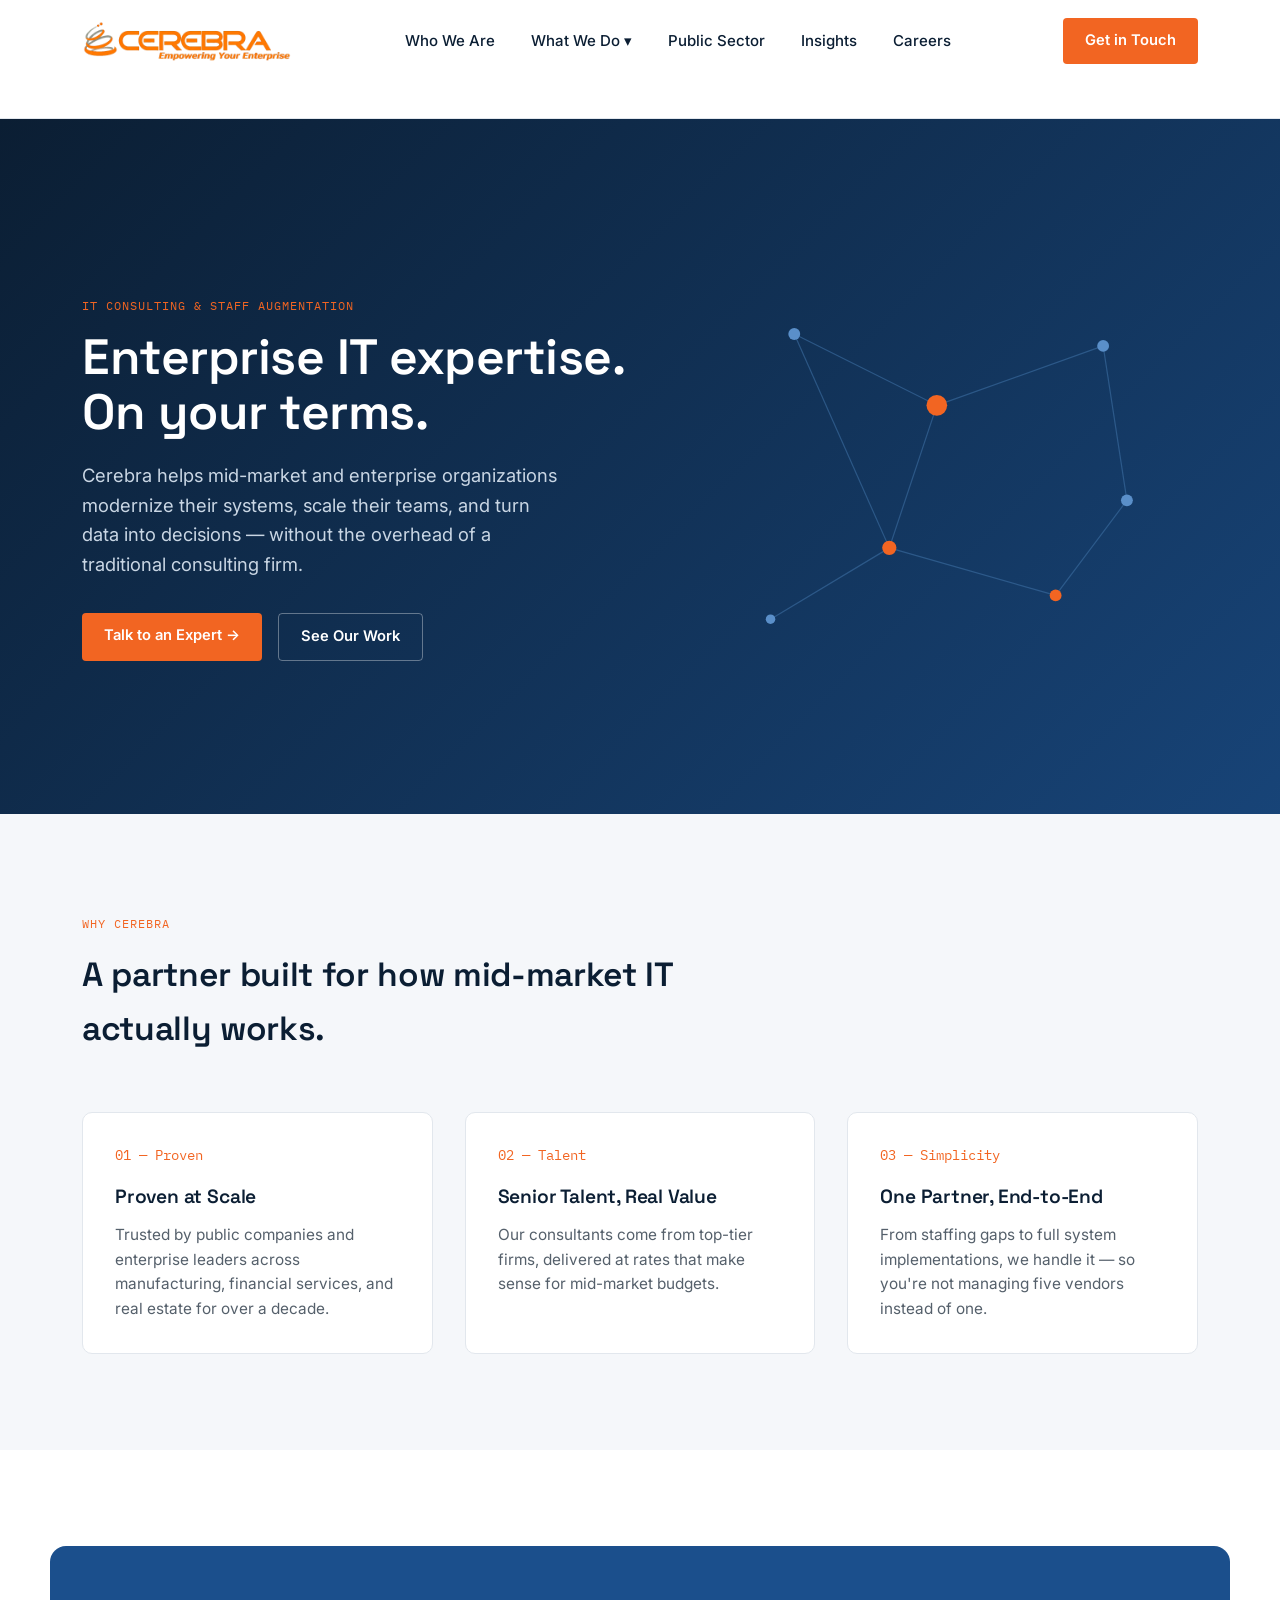
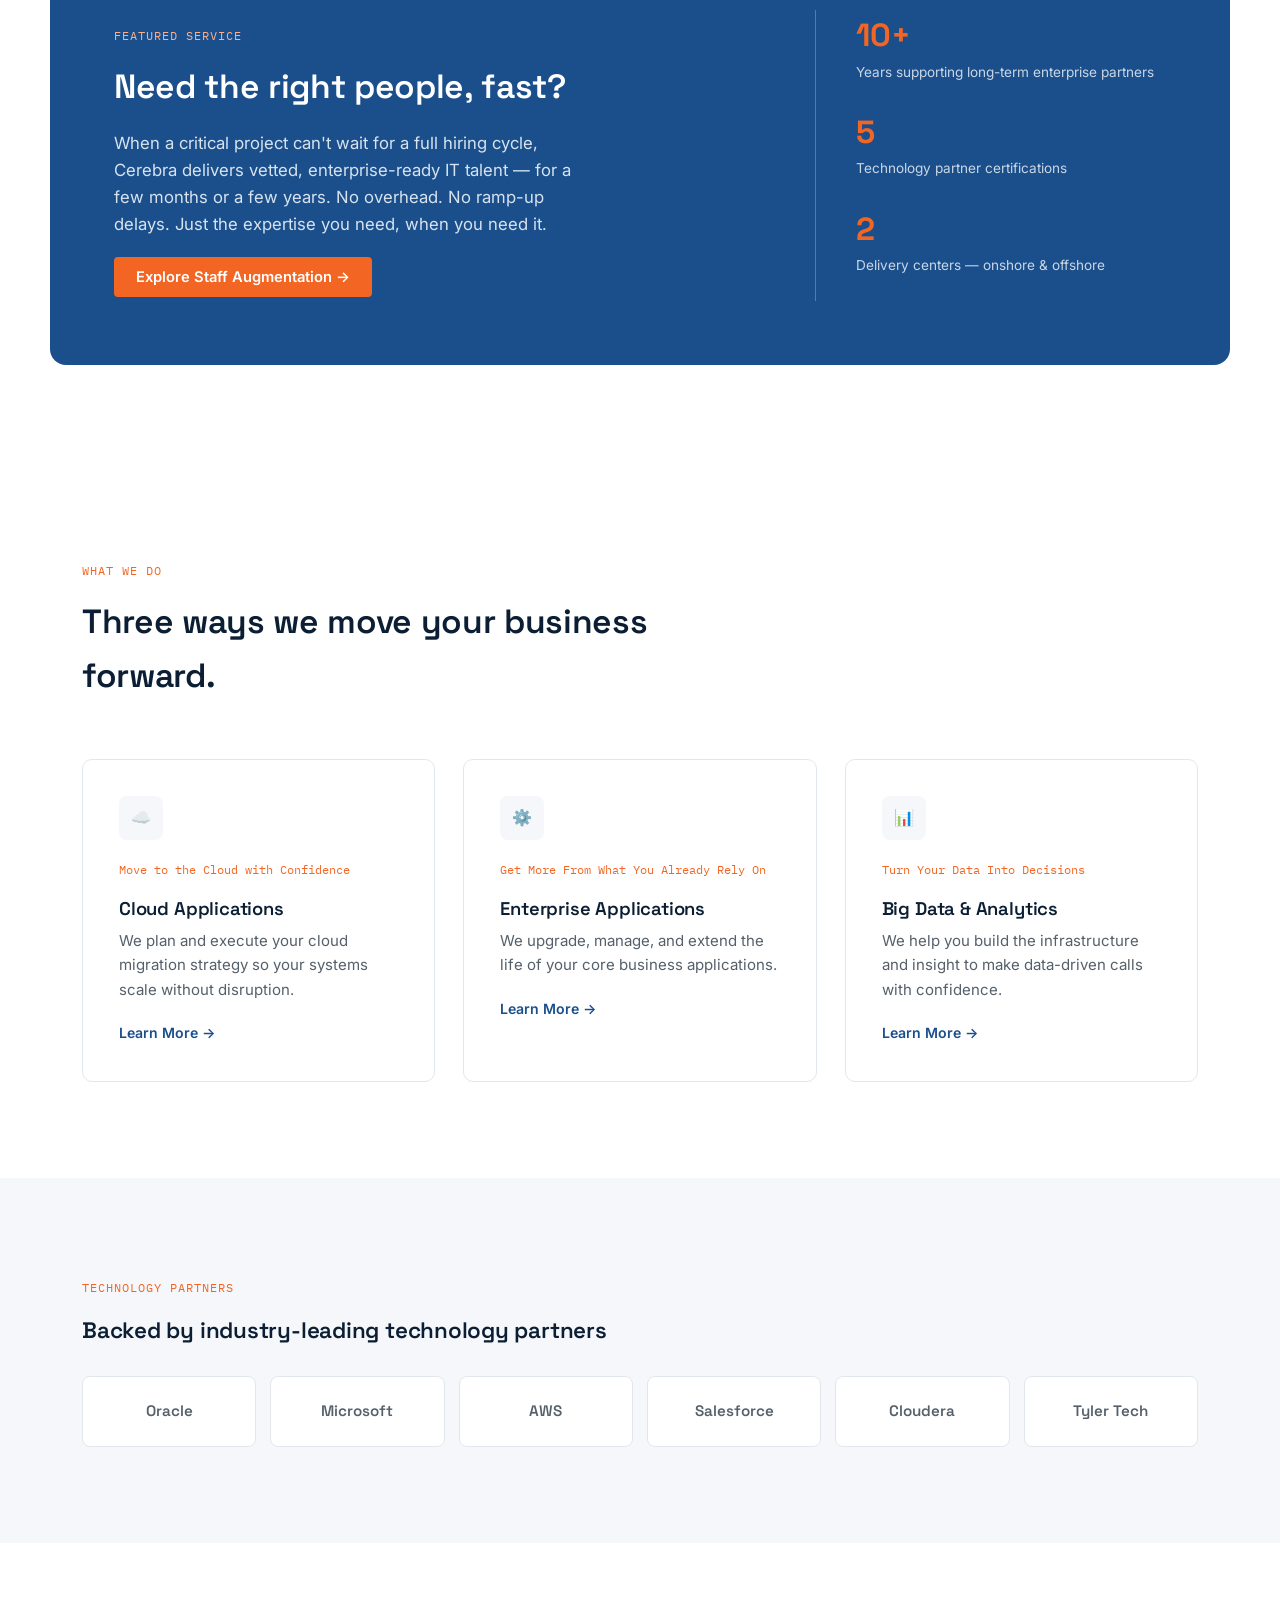
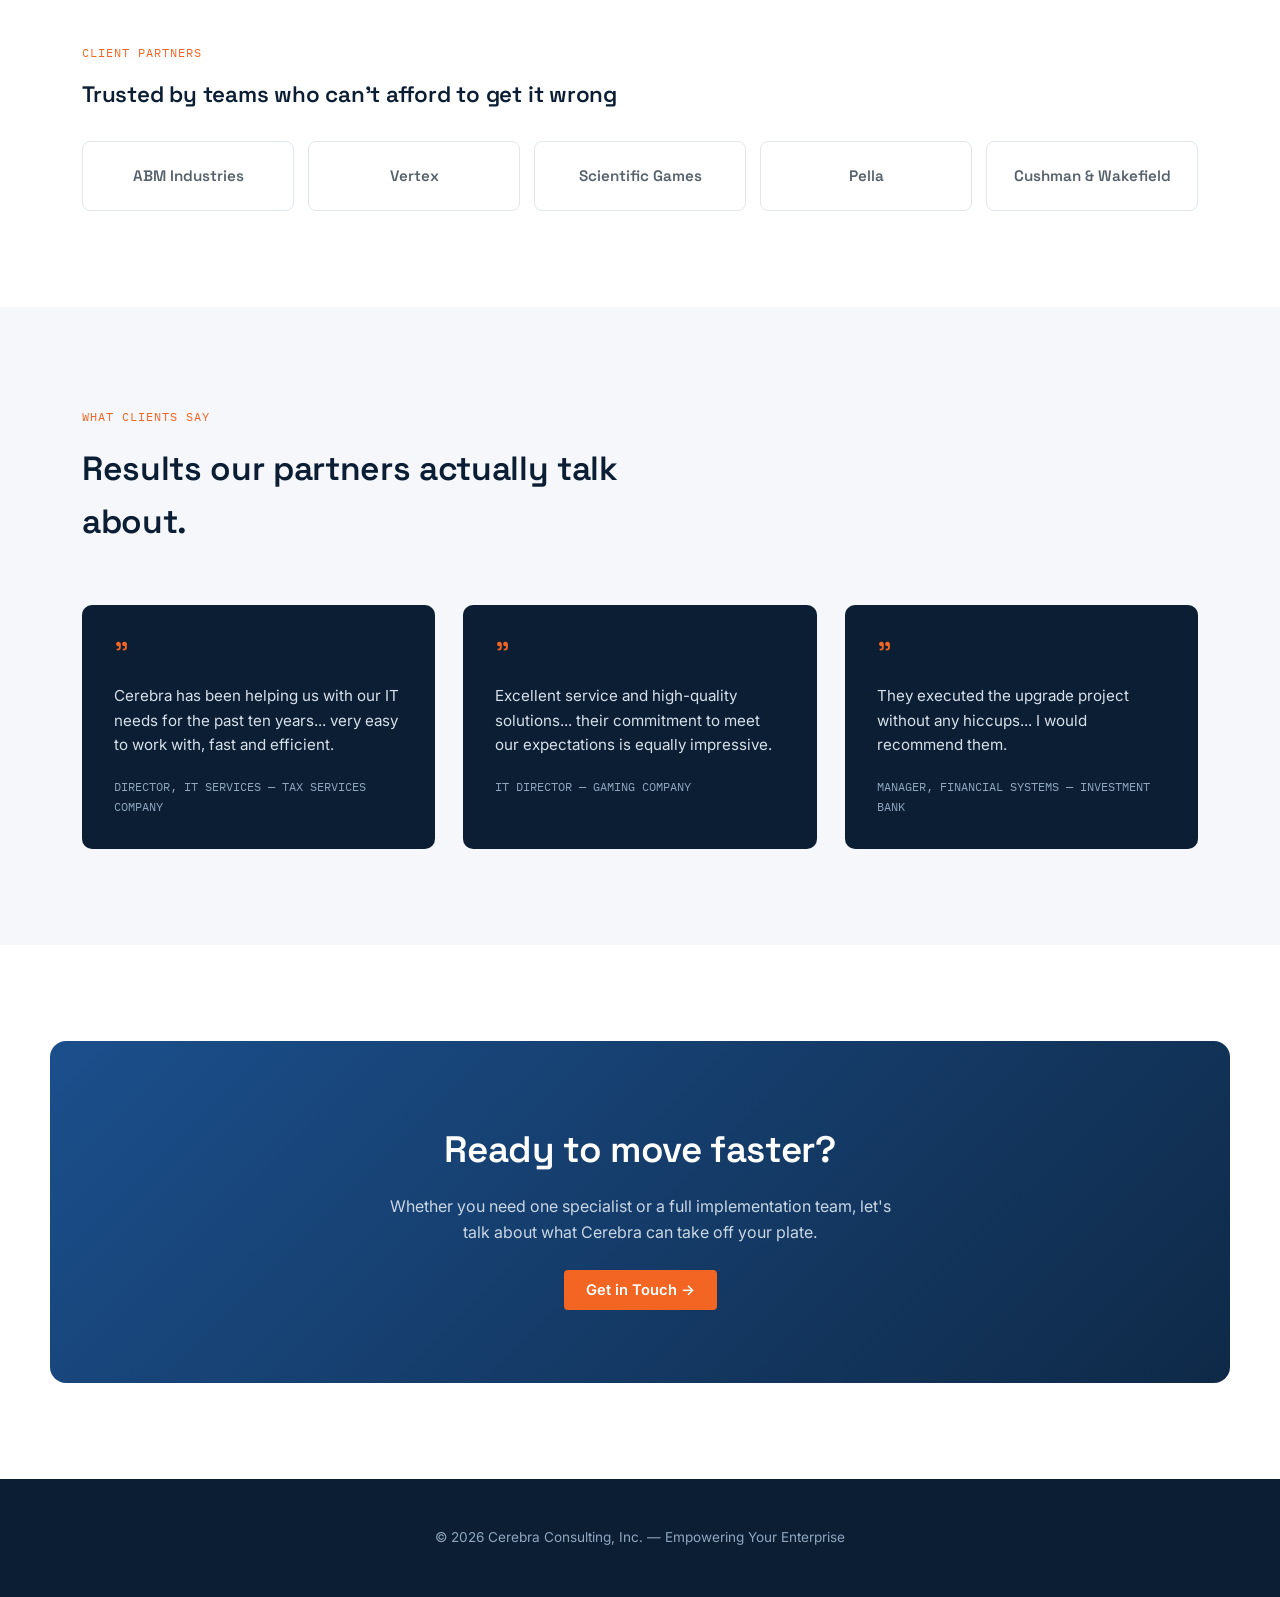
<file: index.html>
<!DOCTYPE html>
<html lang="en">
<head>
<meta charset="UTF-8">
<meta name="viewport" content="width=device-width, initial-scale=1.0">
<title>Cerebra Consulting — Enterprise IT Expertise. On Your Terms.</title>
<link rel="preconnect" href="https://fonts.googleapis.com">
<link href="https://fonts.googleapis.com/css2?family=Space+Grotesk:wght@400;500;600;700&family=Inter:wght@400;500;600&family=IBM+Plex+Mono:wght@400;500&display=swap" rel="stylesheet">
<link rel="stylesheet" href="style.css">
</head>
<body>

<nav>
  <div class="wrap">
    <a href="index.html" class="logo"><img src="images/cerebra-logo.png" alt="Cerebra Consulting"></a>
    <div class="navlinks">
      <a href="about.html">Who We Are</a>
      <div>
        <a href="#">What We Do ▾</a>
        <div class="dropdown"><div class="dropdown-inner">
          <div class="dropdown-col">
            <h4>Services</h4>
            <a href="staff-augmentation.html">Staff Augmentation</a>
            <a href="cloud-applications.html">Cloud Applications</a>
            <a href="enterprise-applications.html">Enterprise Applications</a>
            <a href="big-data-analytics.html">Big Data & Analytics</a>
          </div>
          <div class="dropdown-col">
            <h4>Industries</h4>
            <a href="about.html#industries">Manufacturing</a>
            <a href="about.html#industries">Financial Services</a>
            <a href="about.html#industries">Real Estate</a>
            <a href="about.html#industries">Gaming & Entertainment</a>
          </div>
          <div class="dropdown-col">
            <h4>Partners</h4>
            <a href="index.html#partners">Oracle</a>
            <a href="index.html#partners">Microsoft</a>
            <a href="index.html#partners">AWS</a>
            <a href="index.html#partners">Salesforce</a>
          </div></div>
        </div>
      </div>
      <a href="public-sector.html">Public Sector</a>
      <a href="index.html#insights">Insights</a>
      <a href="about.html#careers">Careers</a>
    </div>
    <a href="contact.html" class="cta-btn" style="margin-right:0;">Get in Touch</a>
    <button class="hamburger" id="hamburgerBtn" aria-label="Open menu">
      <span></span><span></span><span></span>
    </button>
  </div>
  <div class="wrap">
    <div class="mobile-panel" id="mobilePanel">
      <a href="about.html">Who We Are</a>
      <a href="staff-augmentation.html">Staff Augmentation</a>
      <a href="cloud-applications.html">Cloud Applications</a>
      <a href="enterprise-applications.html">Enterprise Applications</a>
      <a href="big-data-analytics.html">Big Data & Analytics</a>
      <a href="public-sector.html">Public Sector</a>
      <a href="contact.html">Contact</a>
      <a href="contact.html" class="cta-btn">Get in Touch</a>
    </div>
  </div>
</nav>
<script>
  document.getElementById('hamburgerBtn').addEventListener('click', function(){
    document.getElementById('mobilePanel').classList.toggle('open');
  });
</script>

<section class="hero">
  <div class="wrap">
    <div>
      <span class="eyebrow">IT Consulting &amp; Staff Augmentation</span>
      <h1>Enterprise IT expertise.<br>On your terms.</h1>
      <p>Cerebra helps mid-market and enterprise organizations modernize their systems, scale their teams, and turn data into decisions — without the overhead of a traditional consulting firm.</p>
      <div class="hero-ctas">
        <a href="contact.html" class="cta-btn">Talk to an Expert →</a>
        <a href="about.html" class="btn-secondary">See Our Work</a>
      </div>
    </div>
    <svg id="network" viewBox="0 0 400 400" xmlns="http://www.w3.org/2000/svg">
      <g stroke="#3D6FA3" stroke-width="1" opacity="0.6">
        <line x1="60" y1="80" x2="180" y2="140"/>
        <line x1="180" y1="140" x2="320" y2="90"/>
        <line x1="180" y1="140" x2="140" y2="260"/>
        <line x1="140" y1="260" x2="280" y2="300"/>
        <line x1="140" y1="260" x2="40" y2="320"/>
        <line x1="280" y1="300" x2="340" y2="220"/>
        <line x1="320" y1="90" x2="340" y2="220"/>
        <line x1="60" y1="80" x2="140" y2="260"/>
      </g>
      <g fill="#F26522">
        <circle cx="180" cy="140" r="7"><animate attributeName="r" values="7;9;7" dur="3s" repeatCount="indefinite"/></circle>
        <circle cx="140" cy="260" r="6"/>
        <circle cx="280" cy="300" r="5"/>
      </g>
      <g fill="#5A8FC9">
        <circle cx="60" cy="80" r="5"/>
        <circle cx="320" cy="90" r="5"/>
        <circle cx="340" cy="220" r="5"/>
        <circle cx="40" cy="320" r="4"/>
      </g>
    </svg>
  </div>
</section>

<section class="pillars">
  <div class="wrap">
    <div class="section-head">
      <span class="eyebrow">Why Cerebra</span>
      <h2>A partner built for how mid-market IT actually works.</h2>
    </div>
    <div class="pillar-grid">
      <div class="pillar">
        <div class="pillar-num">01 — Proven</div>
        <h3>Proven at Scale</h3>
        <p>Trusted by public companies and enterprise leaders across manufacturing, financial services, and real estate for over a decade.</p>
      </div>
      <div class="pillar">
        <div class="pillar-num">02 — Talent</div>
        <h3>Senior Talent, Real Value</h3>
        <p>Our consultants come from top-tier firms, delivered at rates that make sense for mid-market budgets.</p>
      </div>
      <div class="pillar">
        <div class="pillar-num">03 — Simplicity</div>
        <h3>One Partner, End-to-End</h3>
        <p>From staffing gaps to full system implementations, we handle it — so you're not managing five vendors instead of one.</p>
      </div>
    </div>
  </div>
</section>

<section>
  <div class="staffaug">
    <div>
      <span class="eyebrow" style="color:#FFB088;">Featured Service</span>
      <h2>Need the right people, fast?</h2>
      <p>When a critical project can't wait for a full hiring cycle, Cerebra delivers vetted, enterprise-ready IT talent — for a few months or a few years. No overhead. No ramp-up delays. Just the expertise you need, when you need it.</p>
      <a href="staff-augmentation.html" class="cta-btn">Explore Staff Augmentation →</a>
    </div>
    <div class="staffaug-stats">
      <div class="stat"><div class="num">10+</div><div class="label">Years supporting long-term enterprise partners</div></div>
      <div class="stat"><div class="num">5</div><div class="label">Technology partner certifications</div></div>
      <div class="stat"><div class="num">2</div><div class="label">Delivery centers — onshore &amp; offshore</div></div>
    </div>
  </div>
</section>

<section>
  <div class="wrap">
    <div class="section-head">
      <span class="eyebrow">What We Do</span>
      <h2>Three ways we move your business forward.</h2>
    </div>
    <div class="focus-grid">
      <div class="focus-card">
        <div class="focus-icon">☁️</div>
        <span class="focus-tagline">Move to the Cloud with Confidence</span>
        <h3>Cloud Applications</h3>
        <p>We plan and execute your cloud migration strategy so your systems scale without disruption.</p>
        <a href="cloud-applications.html" class="learn">Learn More →</a>
      </div>
      <div class="focus-card">
        <div class="focus-icon">⚙️</div>
        <span class="focus-tagline">Get More From What You Already Rely On</span>
        <h3>Enterprise Applications</h3>
        <p>We upgrade, manage, and extend the life of your core business applications.</p>
        <a href="enterprise-applications.html" class="learn">Learn More →</a>
      </div>
      <div class="focus-card">
        <div class="focus-icon">📊</div>
        <span class="focus-tagline">Turn Your Data Into Decisions</span>
        <h3>Big Data &amp; Analytics</h3>
        <p>We help you build the infrastructure and insight to make data-driven calls with confidence.</p>
        <a href="big-data-analytics.html" class="learn">Learn More →</a>
      </div>
    </div>
  </div>
</section>

<section class="logostrip">
  <div class="wrap">
    <div class="section-head" style="margin-bottom:28px;">
      <span class="eyebrow">Technology Partners</span>
      <h2 style="font-size:1.4rem;">Backed by industry-leading technology partners</h2>
    </div>
    <div class="logo-row">
      <div class="logo-chip">Oracle</div>
      <div class="logo-chip">Microsoft</div>
      <div class="logo-chip">AWS</div>
      <div class="logo-chip">Salesforce</div>
      <div class="logo-chip">Cloudera</div>
      <div class="logo-chip">Tyler Tech</div>
    </div>
  </div>
</section>

<section>
  <div class="wrap">
    <div class="section-head" style="margin-bottom:28px;">
      <span class="eyebrow">Client Partners</span>
      <h2 style="font-size:1.4rem;">Trusted by teams who can't afford to get it wrong</h2>
    </div>
    <div class="logo-row">
      <div class="logo-chip">ABM Industries</div>
      <div class="logo-chip">Vertex</div>
      <div class="logo-chip">Scientific Games</div>
      <div class="logo-chip">Pella</div>
      <div class="logo-chip">Cushman &amp; Wakefield</div>
    </div>
  </div>
</section>

<section class="pillars">
  <div class="wrap">
    <div class="section-head">
      <span class="eyebrow">What Clients Say</span>
      <h2>Results our partners actually talk about.</h2>
    </div>
    <div class="testimonial-grid">
      <div class="testimonial">
        <span class="quote-mark">"</span>
        <p>Cerebra has been helping us with our IT needs for the past ten years... very easy to work with, fast and efficient.</p>
        <div class="who">DIRECTOR, IT SERVICES — TAX SERVICES COMPANY</div>
      </div>
      <div class="testimonial">
        <span class="quote-mark">"</span>
        <p>Excellent service and high-quality solutions... their commitment to meet our expectations is equally impressive.</p>
        <div class="who">IT DIRECTOR — GAMING COMPANY</div>
      </div>
      <div class="testimonial">
        <span class="quote-mark">"</span>
        <p>They executed the upgrade project without any hiccups... I would recommend them.</p>
        <div class="who">MANAGER, FINANCIAL SYSTEMS — INVESTMENT BANK</div>
      </div>
    </div>
  </div>
</section>

<section>
  <div class="final-cta">
    <h2>Ready to move faster?</h2>
    <p>Whether you need one specialist or a full implementation team, let's talk about what Cerebra can take off your plate.</p>
    <a href="contact.html" class="cta-btn">Get in Touch →</a>
  </div>
</section>

<footer>
  <div class="wrap">© 2026 Cerebra Consulting, Inc. — Empowering Your Enterprise</div>
</footer>

</body>
</html>
</file>
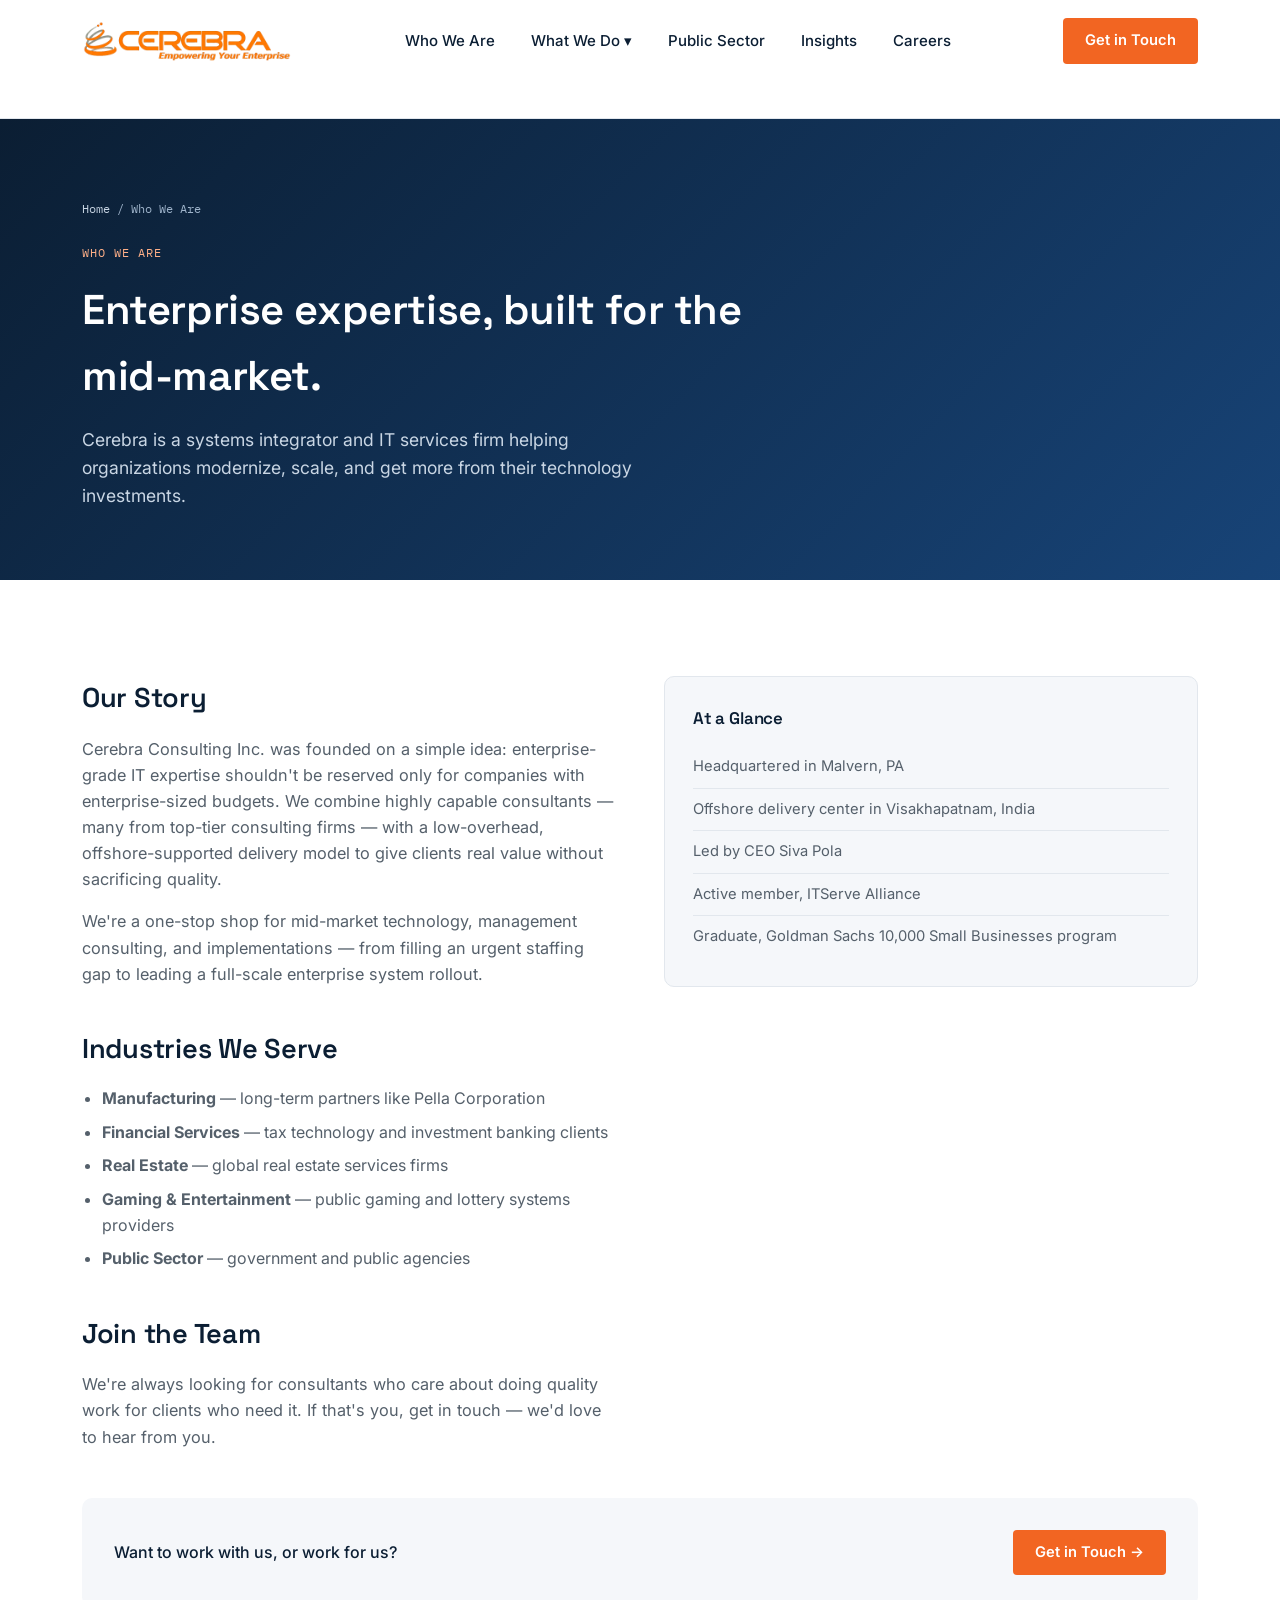
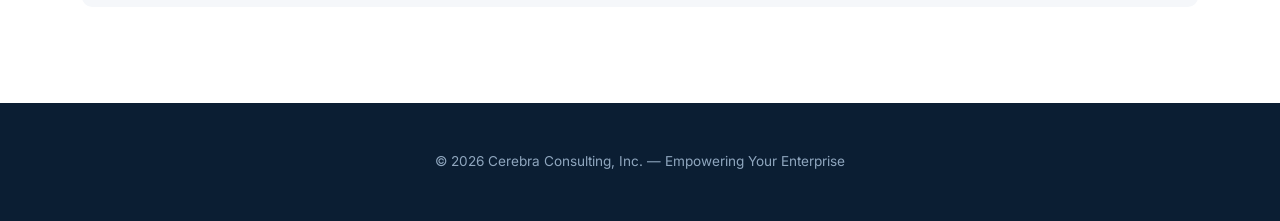
<file: about.html>
<!DOCTYPE html>
<html lang="en">
<head>
<meta charset="UTF-8">
<meta name="viewport" content="width=device-width, initial-scale=1.0">
<title>Who We Are — Cerebra Consulting</title>
<link rel="preconnect" href="https://fonts.googleapis.com">
<link href="https://fonts.googleapis.com/css2?family=Space+Grotesk:wght@400;500;600;700&family=Inter:wght@400;500;600&family=IBM+Plex+Mono:wght@400;500&display=swap" rel="stylesheet">
<link rel="stylesheet" href="style.css">
</head>
<body>
<nav>
  <div class="wrap">
    <a href="index.html" class="logo"><img src="images/cerebra-logo.png" alt="Cerebra Consulting"></a>
    <div class="navlinks">
      <a href="about.html">Who We Are</a>
      <div>
        <a href="#">What We Do ▾</a>
        <div class="dropdown"><div class="dropdown-inner">
          <div class="dropdown-col">
            <h4>Services</h4>
            <a href="staff-augmentation.html">Staff Augmentation</a>
            <a href="cloud-applications.html">Cloud Applications</a>
            <a href="enterprise-applications.html">Enterprise Applications</a>
            <a href="big-data-analytics.html">Big Data & Analytics</a>
          </div>
          <div class="dropdown-col">
            <h4>Industries</h4>
            <a href="about.html#industries">Manufacturing</a>
            <a href="about.html#industries">Financial Services</a>
            <a href="about.html#industries">Real Estate</a>
            <a href="about.html#industries">Gaming & Entertainment</a>
          </div>
          <div class="dropdown-col">
            <h4>Partners</h4>
            <a href="index.html#partners">Oracle</a>
            <a href="index.html#partners">Microsoft</a>
            <a href="index.html#partners">AWS</a>
            <a href="index.html#partners">Salesforce</a>
          </div></div>
        </div>
      </div>
      <a href="public-sector.html">Public Sector</a>
      <a href="index.html#insights">Insights</a>
      <a href="about.html#careers">Careers</a>
    </div>
    <a href="contact.html" class="cta-btn" style="margin-right:0;">Get in Touch</a>
    <button class="hamburger" id="hamburgerBtn" aria-label="Open menu">
      <span></span><span></span><span></span>
    </button>
  </div>
  <div class="wrap">
    <div class="mobile-panel" id="mobilePanel">
      <a href="about.html">Who We Are</a>
      <a href="staff-augmentation.html">Staff Augmentation</a>
      <a href="cloud-applications.html">Cloud Applications</a>
      <a href="enterprise-applications.html">Enterprise Applications</a>
      <a href="big-data-analytics.html">Big Data & Analytics</a>
      <a href="public-sector.html">Public Sector</a>
      <a href="contact.html">Contact</a>
      <a href="contact.html" class="cta-btn">Get in Touch</a>
    </div>
  </div>
</nav>
<script>
  document.getElementById('hamburgerBtn').addEventListener('click', function(){
    document.getElementById('mobilePanel').classList.toggle('open');
  });
</script>

<section class="page-hero">
  <div class="wrap">
    <div class="breadcrumb"><a href="index.html">Home</a> / Who We Are</div>
    <span class="eyebrow">Who We Are</span>
    <h1>Enterprise expertise, built for the mid-market.</h1>
    <p>Cerebra is a systems integrator and IT services firm helping organizations modernize, scale, and get more from their technology investments.</p>
  </div>
</section>

<section>
  <div class="wrap">
    <div class="two-col">
      <div class="content-block">
        <h2>Our Story</h2>
        <p>Cerebra Consulting Inc. was founded on a simple idea: enterprise-grade IT expertise shouldn't be reserved only for companies with enterprise-sized budgets. We combine highly capable consultants — many from top-tier consulting firms — with a low-overhead, offshore-supported delivery model to give clients real value without sacrificing quality.</p>
        <p>We're a one-stop shop for mid-market technology, management consulting, and implementations — from filling an urgent staffing gap to leading a full-scale enterprise system rollout.</p>

        <h2 id="industries">Industries We Serve</h2>
        <ul>
          <li><strong>Manufacturing</strong> — long-term partners like Pella Corporation</li>
          <li><strong>Financial Services</strong> — tax technology and investment banking clients</li>
          <li><strong>Real Estate</strong> — global real estate services firms</li>
          <li><strong>Gaming &amp; Entertainment</strong> — public gaming and lottery systems providers</li>
          <li><strong>Public Sector</strong> — government and public agencies</li>
        </ul>

        <h2 id="careers">Join the Team</h2>
        <p>We're always looking for consultants who care about doing quality work for clients who need it. If that's you, get in touch — we'd love to hear from you.</p>
      </div>
      <div class="side-card">
        <h3>At a Glance</h3>
        <ul>
          <li>Headquartered in Malvern, PA</li>
          <li>Offshore delivery center in Visakhapatnam, India</li>
          <li>Led by CEO Siva Pola</li>
          <li>Active member, ITServe Alliance</li>
          <li>Graduate, Goldman Sachs 10,000 Small Businesses program</li>
        </ul>
      </div>
    </div>

    <div class="mini-cta">
      <p>Want to work with us, or work for us?</p>
      <a href="contact.html" class="cta-btn">Get in Touch →</a>
    </div>
  </div>
</section>

<footer>
  <div class="wrap">© 2026 Cerebra Consulting, Inc. — Empowering Your Enterprise</div>
</footer>
</body>
</html>
</file>
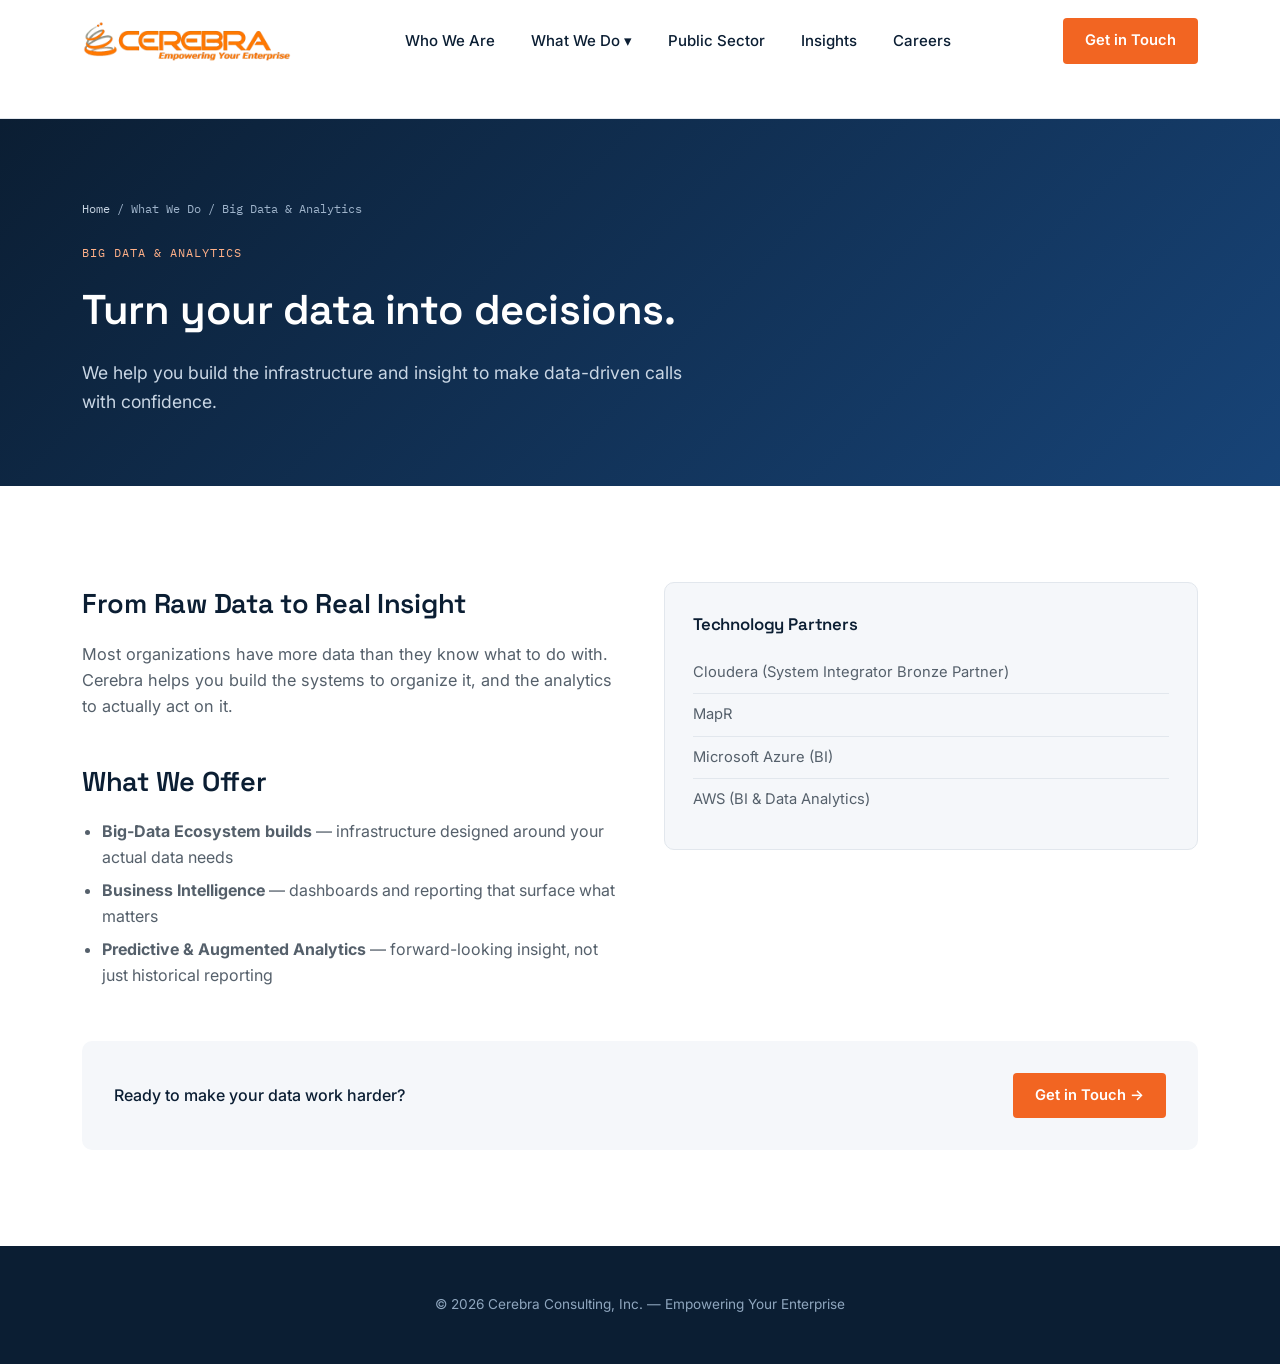
<file: big-data-analytics.html>
<!DOCTYPE html>
<html lang="en">
<head>
<meta charset="UTF-8">
<meta name="viewport" content="width=device-width, initial-scale=1.0">
<title>Big Data & Analytics — Cerebra Consulting</title>
<link rel="preconnect" href="https://fonts.googleapis.com">
<link href="https://fonts.googleapis.com/css2?family=Space+Grotesk:wght@400;500;600;700&family=Inter:wght@400;500;600&family=IBM+Plex+Mono:wght@400;500&display=swap" rel="stylesheet">
<link rel="stylesheet" href="style.css">
</head>
<body>
<nav>
  <div class="wrap">
    <a href="index.html" class="logo"><img src="images/cerebra-logo.png" alt="Cerebra Consulting"></a>
    <div class="navlinks">
      <a href="about.html">Who We Are</a>
      <div>
        <a href="#">What We Do ▾</a>
        <div class="dropdown"><div class="dropdown-inner">
          <div class="dropdown-col">
            <h4>Services</h4>
            <a href="staff-augmentation.html">Staff Augmentation</a>
            <a href="cloud-applications.html">Cloud Applications</a>
            <a href="enterprise-applications.html">Enterprise Applications</a>
            <a href="big-data-analytics.html">Big Data & Analytics</a>
          </div>
          <div class="dropdown-col">
            <h4>Industries</h4>
            <a href="about.html#industries">Manufacturing</a>
            <a href="about.html#industries">Financial Services</a>
            <a href="about.html#industries">Real Estate</a>
            <a href="about.html#industries">Gaming & Entertainment</a>
          </div>
          <div class="dropdown-col">
            <h4>Partners</h4>
            <a href="index.html#partners">Oracle</a>
            <a href="index.html#partners">Microsoft</a>
            <a href="index.html#partners">AWS</a>
            <a href="index.html#partners">Salesforce</a>
          </div></div>
        </div>
      </div>
      <a href="public-sector.html">Public Sector</a>
      <a href="index.html#insights">Insights</a>
      <a href="about.html#careers">Careers</a>
    </div>
    <a href="contact.html" class="cta-btn" style="margin-right:0;">Get in Touch</a>
    <button class="hamburger" id="hamburgerBtn" aria-label="Open menu">
      <span></span><span></span><span></span>
    </button>
  </div>
  <div class="wrap">
    <div class="mobile-panel" id="mobilePanel">
      <a href="about.html">Who We Are</a>
      <a href="staff-augmentation.html">Staff Augmentation</a>
      <a href="cloud-applications.html">Cloud Applications</a>
      <a href="enterprise-applications.html">Enterprise Applications</a>
      <a href="big-data-analytics.html">Big Data & Analytics</a>
      <a href="public-sector.html">Public Sector</a>
      <a href="contact.html">Contact</a>
      <a href="contact.html" class="cta-btn">Get in Touch</a>
    </div>
  </div>
</nav>
<script>
  document.getElementById('hamburgerBtn').addEventListener('click', function(){
    document.getElementById('mobilePanel').classList.toggle('open');
  });
</script>

<section class="page-hero">
  <div class="wrap">
    <div class="breadcrumb"><a href="index.html">Home</a> / What We Do / Big Data & Analytics</div>
    <span class="eyebrow">Big Data &amp; Analytics</span>
    <h1>Turn your data into decisions.</h1>
    <p>We help you build the infrastructure and insight to make data-driven calls with confidence.</p>
  </div>
</section>

<section>
  <div class="wrap">
    <div class="two-col">
      <div class="content-block">
        <h2>From Raw Data to Real Insight</h2>
        <p>Most organizations have more data than they know what to do with. Cerebra helps you build the systems to organize it, and the analytics to actually act on it.</p>

        <h2>What We Offer</h2>
        <ul>
          <li><strong>Big-Data Ecosystem builds</strong> — infrastructure designed around your actual data needs</li>
          <li><strong>Business Intelligence</strong> — dashboards and reporting that surface what matters</li>
          <li><strong>Predictive &amp; Augmented Analytics</strong> — forward-looking insight, not just historical reporting</li>
        </ul>
      </div>
      <div class="side-card">
        <h3>Technology Partners</h3>
        <ul>
          <li>Cloudera (System Integrator Bronze Partner)</li>
          <li>MapR</li>
          <li>Microsoft Azure (BI)</li>
          <li>AWS (BI &amp; Data Analytics)</li>
        </ul>
      </div>
    </div>
    <div class="mini-cta">
      <p>Ready to make your data work harder?</p>
      <a href="contact.html" class="cta-btn">Get in Touch →</a>
    </div>
  </div>
</section>

<footer>
  <div class="wrap">© 2026 Cerebra Consulting, Inc. — Empowering Your Enterprise</div>
</footer>
</body>
</html>
</file>
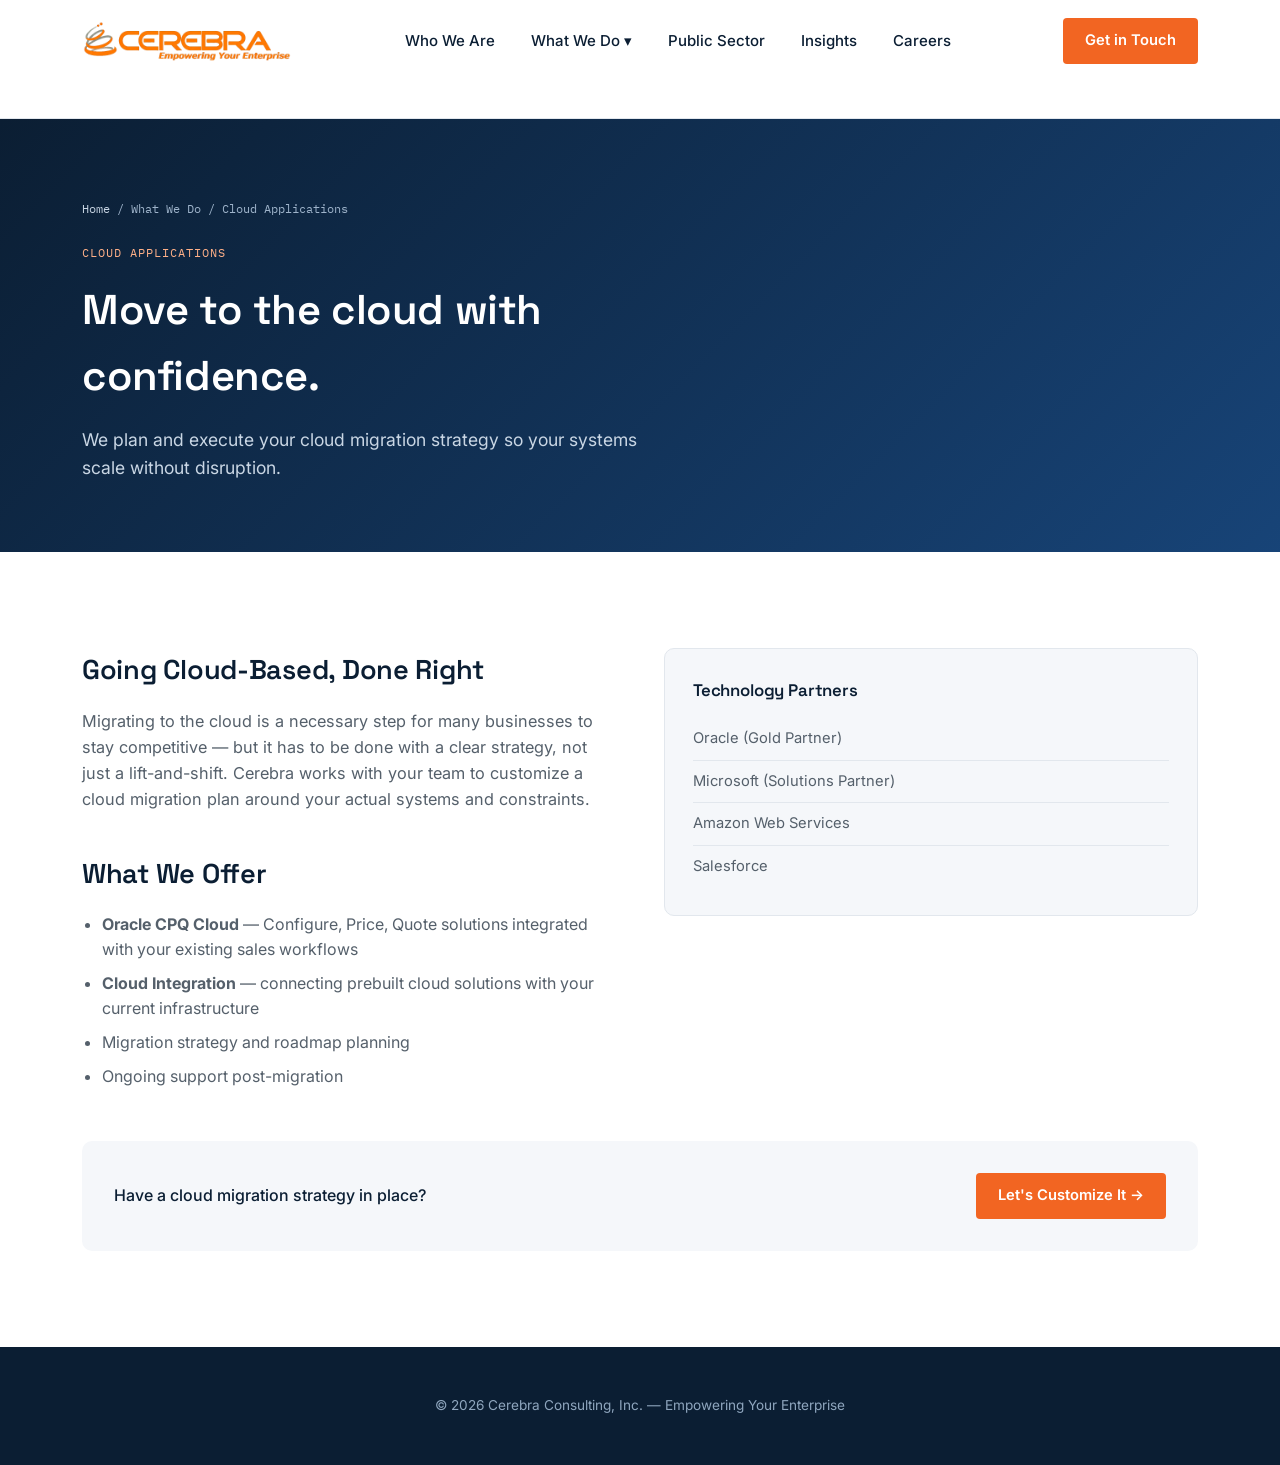
<file: cloud-applications.html>
<!DOCTYPE html>
<html lang="en">
<head>
<meta charset="UTF-8">
<meta name="viewport" content="width=device-width, initial-scale=1.0">
<title>Cloud Applications — Cerebra Consulting</title>
<link rel="preconnect" href="https://fonts.googleapis.com">
<link href="https://fonts.googleapis.com/css2?family=Space+Grotesk:wght@400;500;600;700&family=Inter:wght@400;500;600&family=IBM+Plex+Mono:wght@400;500&display=swap" rel="stylesheet">
<link rel="stylesheet" href="style.css">
</head>
<body>
<nav>
  <div class="wrap">
    <a href="index.html" class="logo"><img src="images/cerebra-logo.png" alt="Cerebra Consulting"></a>
    <div class="navlinks">
      <a href="about.html">Who We Are</a>
      <div>
        <a href="#">What We Do ▾</a>
        <div class="dropdown"><div class="dropdown-inner">
          <div class="dropdown-col">
            <h4>Services</h4>
            <a href="staff-augmentation.html">Staff Augmentation</a>
            <a href="cloud-applications.html">Cloud Applications</a>
            <a href="enterprise-applications.html">Enterprise Applications</a>
            <a href="big-data-analytics.html">Big Data & Analytics</a>
          </div>
          <div class="dropdown-col">
            <h4>Industries</h4>
            <a href="about.html#industries">Manufacturing</a>
            <a href="about.html#industries">Financial Services</a>
            <a href="about.html#industries">Real Estate</a>
            <a href="about.html#industries">Gaming & Entertainment</a>
          </div>
          <div class="dropdown-col">
            <h4>Partners</h4>
            <a href="index.html#partners">Oracle</a>
            <a href="index.html#partners">Microsoft</a>
            <a href="index.html#partners">AWS</a>
            <a href="index.html#partners">Salesforce</a>
          </div></div>
        </div>
      </div>
      <a href="public-sector.html">Public Sector</a>
      <a href="index.html#insights">Insights</a>
      <a href="about.html#careers">Careers</a>
    </div>
    <a href="contact.html" class="cta-btn" style="margin-right:0;">Get in Touch</a>
    <button class="hamburger" id="hamburgerBtn" aria-label="Open menu">
      <span></span><span></span><span></span>
    </button>
  </div>
  <div class="wrap">
    <div class="mobile-panel" id="mobilePanel">
      <a href="about.html">Who We Are</a>
      <a href="staff-augmentation.html">Staff Augmentation</a>
      <a href="cloud-applications.html">Cloud Applications</a>
      <a href="enterprise-applications.html">Enterprise Applications</a>
      <a href="big-data-analytics.html">Big Data & Analytics</a>
      <a href="public-sector.html">Public Sector</a>
      <a href="contact.html">Contact</a>
      <a href="contact.html" class="cta-btn">Get in Touch</a>
    </div>
  </div>
</nav>
<script>
  document.getElementById('hamburgerBtn').addEventListener('click', function(){
    document.getElementById('mobilePanel').classList.toggle('open');
  });
</script>

<section class="page-hero">
  <div class="wrap">
    <div class="breadcrumb"><a href="index.html">Home</a> / What We Do / Cloud Applications</div>
    <span class="eyebrow">Cloud Applications</span>
    <h1>Move to the cloud with confidence.</h1>
    <p>We plan and execute your cloud migration strategy so your systems scale without disruption.</p>
  </div>
</section>

<section>
  <div class="wrap">
    <div class="two-col">
      <div class="content-block">
        <h2>Going Cloud-Based, Done Right</h2>
        <p>Migrating to the cloud is a necessary step for many businesses to stay competitive — but it has to be done with a clear strategy, not just a lift-and-shift. Cerebra works with your team to customize a cloud migration plan around your actual systems and constraints.</p>

        <h2>What We Offer</h2>
        <ul>
          <li><strong>Oracle CPQ Cloud</strong> — Configure, Price, Quote solutions integrated with your existing sales workflows</li>
          <li><strong>Cloud Integration</strong> — connecting prebuilt cloud solutions with your current infrastructure</li>
          <li>Migration strategy and roadmap planning</li>
          <li>Ongoing support post-migration</li>
        </ul>
      </div>
      <div class="side-card">
        <h3>Technology Partners</h3>
        <ul>
          <li>Oracle (Gold Partner)</li>
          <li>Microsoft (Solutions Partner)</li>
          <li>Amazon Web Services</li>
          <li>Salesforce</li>
        </ul>
      </div>
    </div>
    <div class="mini-cta">
      <p>Have a cloud migration strategy in place?</p>
      <a href="contact.html" class="cta-btn">Let's Customize It →</a>
    </div>
  </div>
</section>

<footer>
  <div class="wrap">© 2026 Cerebra Consulting, Inc. — Empowering Your Enterprise</div>
</footer>
</body>
</html>
</file>
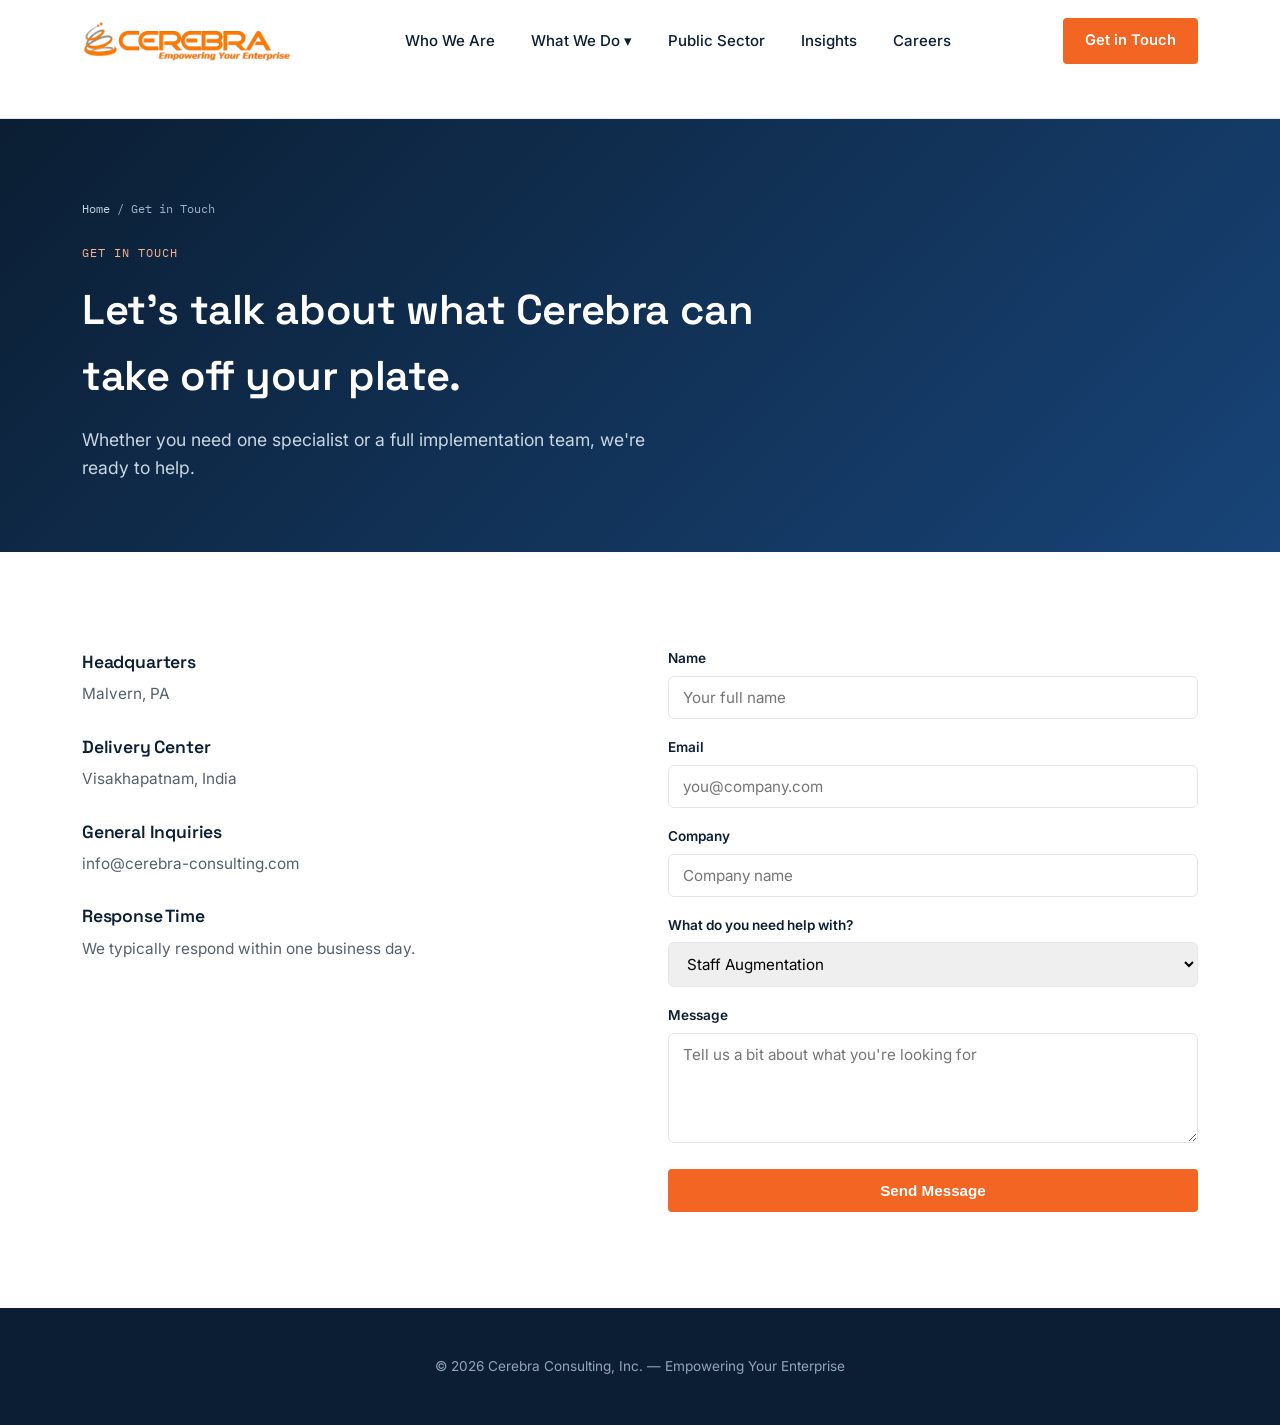
<file: contact.html>
<!DOCTYPE html>
<html lang="en">
<head>
<meta charset="UTF-8">
<meta name="viewport" content="width=device-width, initial-scale=1.0">
<title>Get in Touch — Cerebra Consulting</title>
<link rel="preconnect" href="https://fonts.googleapis.com">
<link href="https://fonts.googleapis.com/css2?family=Space+Grotesk:wght@400;500;600;700&family=Inter:wght@400;500;600&family=IBM+Plex+Mono:wght@400;500&display=swap" rel="stylesheet">
<link rel="stylesheet" href="style.css">
</head>
<body>
<nav>
  <div class="wrap">
    <a href="index.html" class="logo"><img src="images/cerebra-logo.png" alt="Cerebra Consulting"></a>
    <div class="navlinks">
      <a href="about.html">Who We Are</a>
      <div>
        <a href="#">What We Do ▾</a>
        <div class="dropdown"><div class="dropdown-inner">
          <div class="dropdown-col">
            <h4>Services</h4>
            <a href="staff-augmentation.html">Staff Augmentation</a>
            <a href="cloud-applications.html">Cloud Applications</a>
            <a href="enterprise-applications.html">Enterprise Applications</a>
            <a href="big-data-analytics.html">Big Data & Analytics</a>
          </div>
          <div class="dropdown-col">
            <h4>Industries</h4>
            <a href="about.html#industries">Manufacturing</a>
            <a href="about.html#industries">Financial Services</a>
            <a href="about.html#industries">Real Estate</a>
            <a href="about.html#industries">Gaming & Entertainment</a>
          </div>
          <div class="dropdown-col">
            <h4>Partners</h4>
            <a href="index.html#partners">Oracle</a>
            <a href="index.html#partners">Microsoft</a>
            <a href="index.html#partners">AWS</a>
            <a href="index.html#partners">Salesforce</a>
          </div></div>
        </div>
      </div>
      <a href="public-sector.html">Public Sector</a>
      <a href="index.html#insights">Insights</a>
      <a href="about.html#careers">Careers</a>
    </div>
    <a href="contact.html" class="cta-btn" style="margin-right:0;">Get in Touch</a>
    <button class="hamburger" id="hamburgerBtn" aria-label="Open menu">
      <span></span><span></span><span></span>
    </button>
  </div>
  <div class="wrap">
    <div class="mobile-panel" id="mobilePanel">
      <a href="about.html">Who We Are</a>
      <a href="staff-augmentation.html">Staff Augmentation</a>
      <a href="cloud-applications.html">Cloud Applications</a>
      <a href="enterprise-applications.html">Enterprise Applications</a>
      <a href="big-data-analytics.html">Big Data & Analytics</a>
      <a href="public-sector.html">Public Sector</a>
      <a href="contact.html">Contact</a>
      <a href="contact.html" class="cta-btn">Get in Touch</a>
    </div>
  </div>
</nav>
<script>
  document.getElementById('hamburgerBtn').addEventListener('click', function(){
    document.getElementById('mobilePanel').classList.toggle('open');
  });
</script>

<section class="page-hero">
  <div class="wrap">
    <div class="breadcrumb"><a href="index.html">Home</a> / Get in Touch</div>
    <span class="eyebrow">Get in Touch</span>
    <h1>Let's talk about what Cerebra can take off your plate.</h1>
    <p>Whether you need one specialist or a full implementation team, we're ready to help.</p>
  </div>
</section>

<section>
  <div class="wrap">
    <div class="contact-grid">
      <div class="contact-info">
        <h3>Headquarters</h3>
        <p>Malvern, PA</p>
        <h3>Delivery Center</h3>
        <p>Visakhapatnam, India</p>
        <h3>General Inquiries</h3>
        <p>info@cerebra-consulting.com</p>
        <h3>Response Time</h3>
        <p>We typically respond within one business day.</p>
      </div>
      <div>
        <form onsubmit="return false;">
          <div class="form-field">
            <label>Name</label>
            <input type="text" placeholder="Your full name">
          </div>
          <div class="form-field">
            <label>Email</label>
            <input type="email" placeholder="you@company.com">
          </div>
          <div class="form-field">
            <label>Company</label>
            <input type="text" placeholder="Company name">
          </div>
          <div class="form-field">
            <label>What do you need help with?</label>
            <select>
              <option>Staff Augmentation</option>
              <option>Cloud Applications</option>
              <option>Enterprise Applications</option>
              <option>Big Data & Analytics</option>
              <option>Public Sector</option>
              <option>Something else</option>
            </select>
          </div>
          <div class="form-field">
            <label>Message</label>
            <textarea placeholder="Tell us a bit about what you're looking for"></textarea>
          </div>
          <button class="submit-btn" type="submit">Send Message</button>
        </form>
      </div>
    </div>
  </div>
</section>

<footer>
  <div class="wrap">© 2026 Cerebra Consulting, Inc. — Empowering Your Enterprise</div>
</footer>
</body>
</html>
</file>
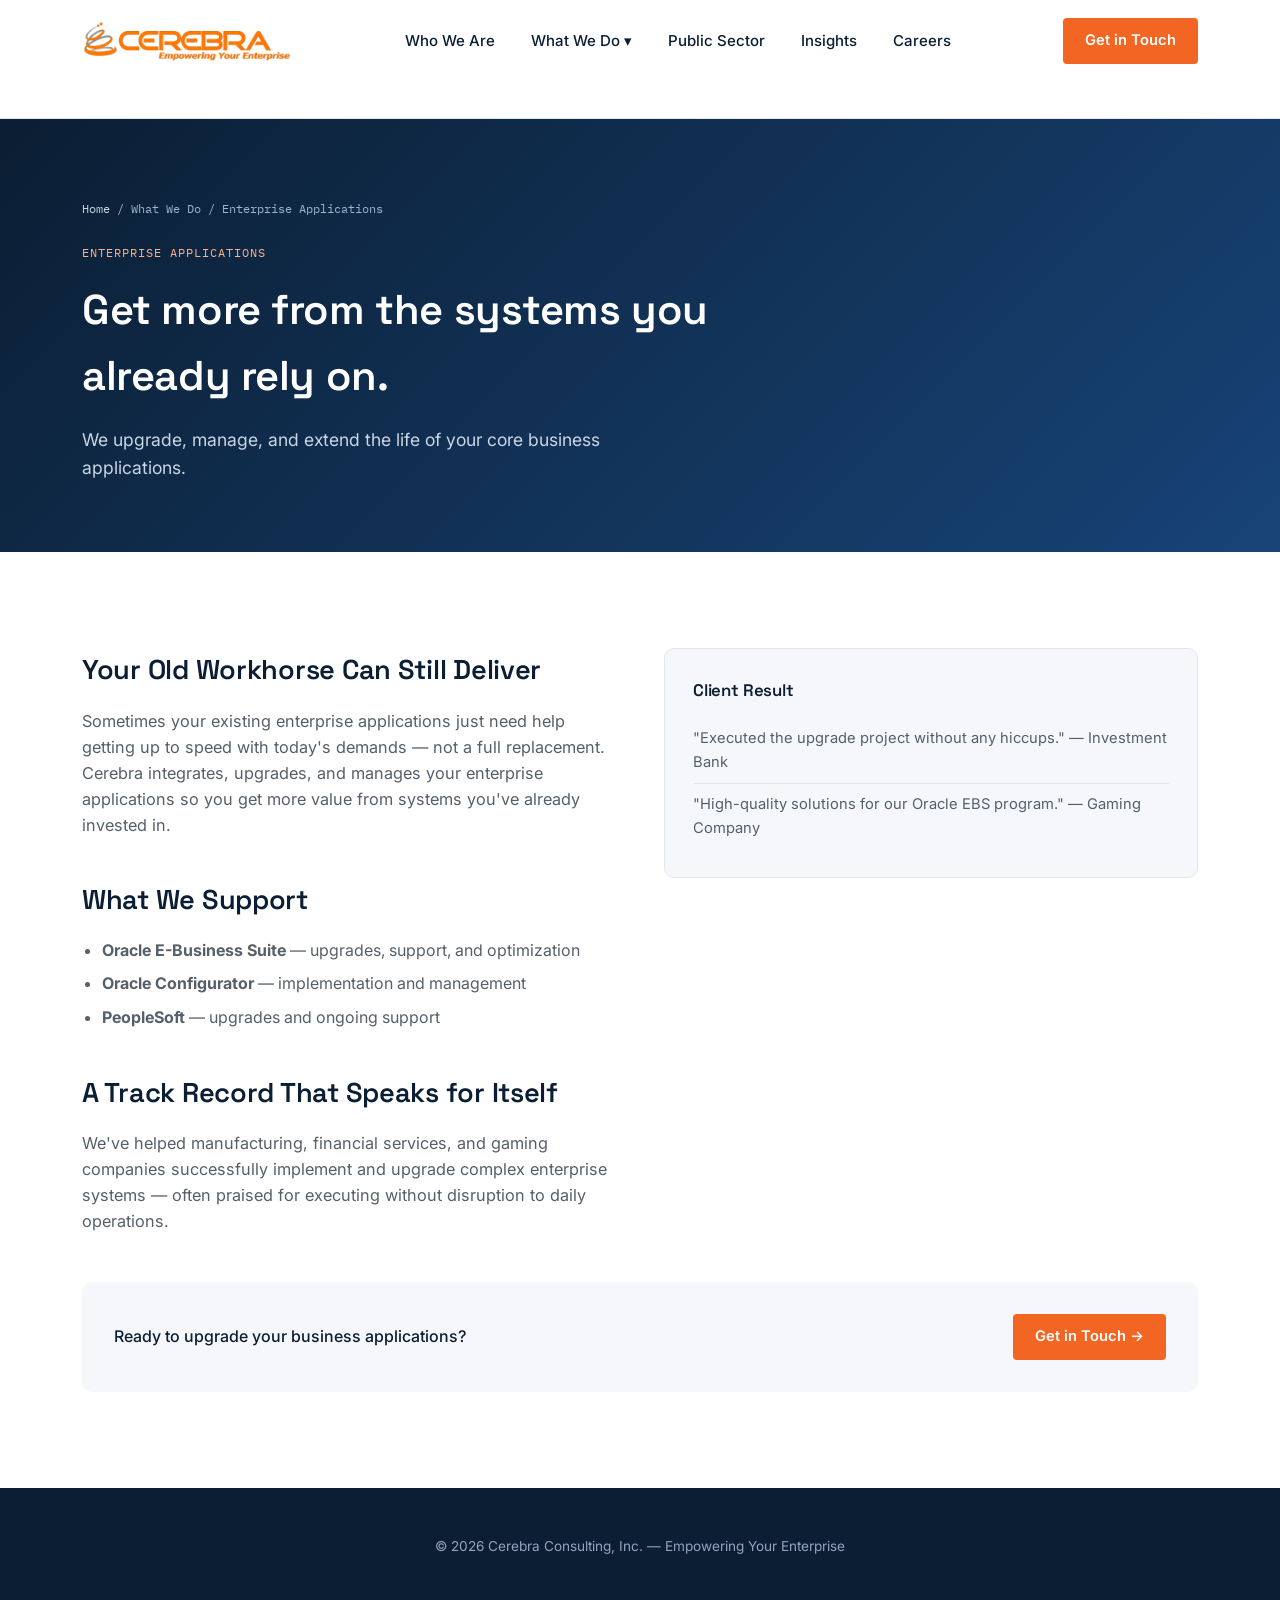
<file: enterprise-applications.html>
<!DOCTYPE html>
<html lang="en">
<head>
<meta charset="UTF-8">
<meta name="viewport" content="width=device-width, initial-scale=1.0">
<title>Enterprise Applications — Cerebra Consulting</title>
<link rel="preconnect" href="https://fonts.googleapis.com">
<link href="https://fonts.googleapis.com/css2?family=Space+Grotesk:wght@400;500;600;700&family=Inter:wght@400;500;600&family=IBM+Plex+Mono:wght@400;500&display=swap" rel="stylesheet">
<link rel="stylesheet" href="style.css">
</head>
<body>
<nav>
  <div class="wrap">
    <a href="index.html" class="logo"><img src="images/cerebra-logo.png" alt="Cerebra Consulting"></a>
    <div class="navlinks">
      <a href="about.html">Who We Are</a>
      <div>
        <a href="#">What We Do ▾</a>
        <div class="dropdown"><div class="dropdown-inner">
          <div class="dropdown-col">
            <h4>Services</h4>
            <a href="staff-augmentation.html">Staff Augmentation</a>
            <a href="cloud-applications.html">Cloud Applications</a>
            <a href="enterprise-applications.html">Enterprise Applications</a>
            <a href="big-data-analytics.html">Big Data & Analytics</a>
          </div>
          <div class="dropdown-col">
            <h4>Industries</h4>
            <a href="about.html#industries">Manufacturing</a>
            <a href="about.html#industries">Financial Services</a>
            <a href="about.html#industries">Real Estate</a>
            <a href="about.html#industries">Gaming & Entertainment</a>
          </div>
          <div class="dropdown-col">
            <h4>Partners</h4>
            <a href="index.html#partners">Oracle</a>
            <a href="index.html#partners">Microsoft</a>
            <a href="index.html#partners">AWS</a>
            <a href="index.html#partners">Salesforce</a>
          </div></div>
        </div>
      </div>
      <a href="public-sector.html">Public Sector</a>
      <a href="index.html#insights">Insights</a>
      <a href="about.html#careers">Careers</a>
    </div>
    <a href="contact.html" class="cta-btn" style="margin-right:0;">Get in Touch</a>
    <button class="hamburger" id="hamburgerBtn" aria-label="Open menu">
      <span></span><span></span><span></span>
    </button>
  </div>
  <div class="wrap">
    <div class="mobile-panel" id="mobilePanel">
      <a href="about.html">Who We Are</a>
      <a href="staff-augmentation.html">Staff Augmentation</a>
      <a href="cloud-applications.html">Cloud Applications</a>
      <a href="enterprise-applications.html">Enterprise Applications</a>
      <a href="big-data-analytics.html">Big Data & Analytics</a>
      <a href="public-sector.html">Public Sector</a>
      <a href="contact.html">Contact</a>
      <a href="contact.html" class="cta-btn">Get in Touch</a>
    </div>
  </div>
</nav>
<script>
  document.getElementById('hamburgerBtn').addEventListener('click', function(){
    document.getElementById('mobilePanel').classList.toggle('open');
  });
</script>

<section class="page-hero">
  <div class="wrap">
    <div class="breadcrumb"><a href="index.html">Home</a> / What We Do / Enterprise Applications</div>
    <span class="eyebrow">Enterprise Applications</span>
    <h1>Get more from the systems you already rely on.</h1>
    <p>We upgrade, manage, and extend the life of your core business applications.</p>
  </div>
</section>

<section>
  <div class="wrap">
    <div class="two-col">
      <div class="content-block">
        <h2>Your Old Workhorse Can Still Deliver</h2>
        <p>Sometimes your existing enterprise applications just need help getting up to speed with today's demands — not a full replacement. Cerebra integrates, upgrades, and manages your enterprise applications so you get more value from systems you've already invested in.</p>

        <h2>What We Support</h2>
        <ul>
          <li><strong>Oracle E-Business Suite</strong> — upgrades, support, and optimization</li>
          <li><strong>Oracle Configurator</strong> — implementation and management</li>
          <li><strong>PeopleSoft</strong> — upgrades and ongoing support</li>
        </ul>

        <h2>A Track Record That Speaks for Itself</h2>
        <p>We've helped manufacturing, financial services, and gaming companies successfully implement and upgrade complex enterprise systems — often praised for executing without disruption to daily operations.</p>
      </div>
      <div class="side-card">
        <h3>Client Result</h3>
        <ul>
          <li>"Executed the upgrade project without any hiccups." — Investment Bank</li>
          <li>"High-quality solutions for our Oracle EBS program." — Gaming Company</li>
        </ul>
      </div>
    </div>
    <div class="mini-cta">
      <p>Ready to upgrade your business applications?</p>
      <a href="contact.html" class="cta-btn">Get in Touch →</a>
    </div>
  </div>
</section>

<footer>
  <div class="wrap">© 2026 Cerebra Consulting, Inc. — Empowering Your Enterprise</div>
</footer>
</body>
</html>
</file>
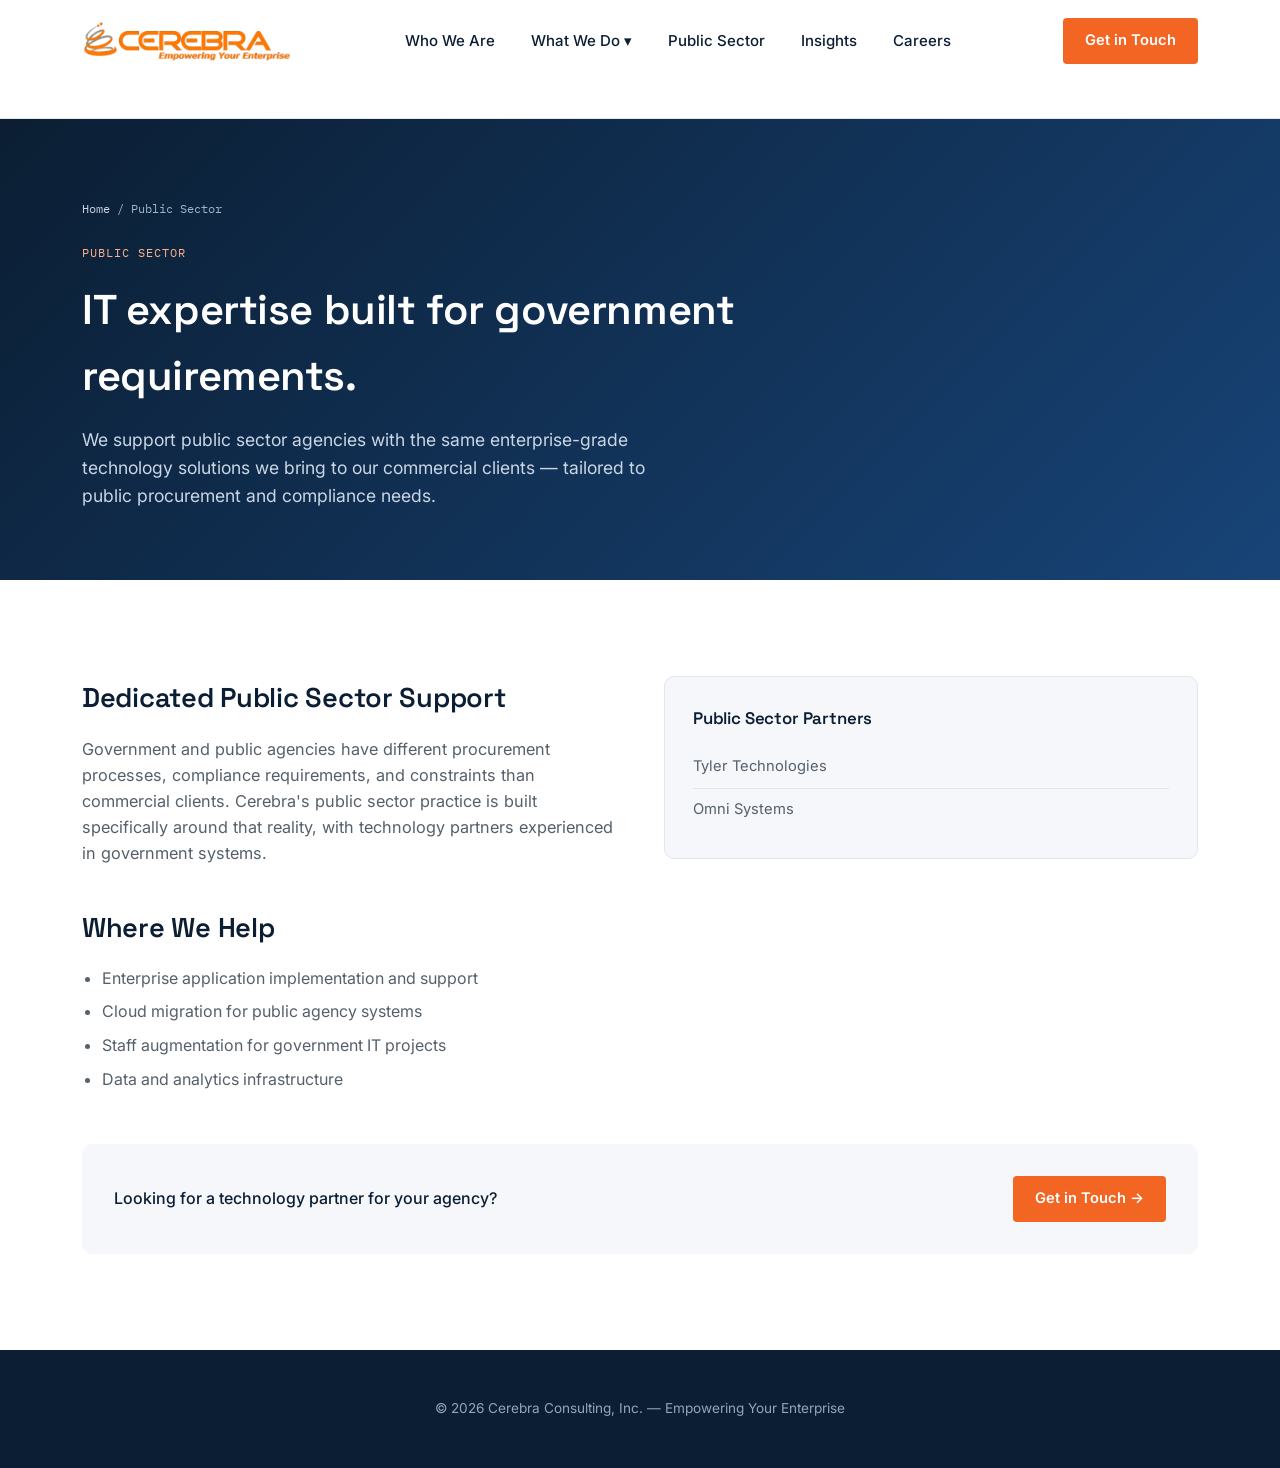
<file: public-sector.html>
<!DOCTYPE html>
<html lang="en">
<head>
<meta charset="UTF-8">
<meta name="viewport" content="width=device-width, initial-scale=1.0">
<title>Public Sector — Cerebra Consulting</title>
<link rel="preconnect" href="https://fonts.googleapis.com">
<link href="https://fonts.googleapis.com/css2?family=Space+Grotesk:wght@400;500;600;700&family=Inter:wght@400;500;600&family=IBM+Plex+Mono:wght@400;500&display=swap" rel="stylesheet">
<link rel="stylesheet" href="style.css">
</head>
<body>
<nav>
  <div class="wrap">
    <a href="index.html" class="logo"><img src="images/cerebra-logo.png" alt="Cerebra Consulting"></a>
    <div class="navlinks">
      <a href="about.html">Who We Are</a>
      <div>
        <a href="#">What We Do ▾</a>
        <div class="dropdown"><div class="dropdown-inner">
          <div class="dropdown-col">
            <h4>Services</h4>
            <a href="staff-augmentation.html">Staff Augmentation</a>
            <a href="cloud-applications.html">Cloud Applications</a>
            <a href="enterprise-applications.html">Enterprise Applications</a>
            <a href="big-data-analytics.html">Big Data & Analytics</a>
          </div>
          <div class="dropdown-col">
            <h4>Industries</h4>
            <a href="about.html#industries">Manufacturing</a>
            <a href="about.html#industries">Financial Services</a>
            <a href="about.html#industries">Real Estate</a>
            <a href="about.html#industries">Gaming & Entertainment</a>
          </div>
          <div class="dropdown-col">
            <h4>Partners</h4>
            <a href="index.html#partners">Oracle</a>
            <a href="index.html#partners">Microsoft</a>
            <a href="index.html#partners">AWS</a>
            <a href="index.html#partners">Salesforce</a>
          </div></div>
        </div>
      </div>
      <a href="public-sector.html">Public Sector</a>
      <a href="index.html#insights">Insights</a>
      <a href="about.html#careers">Careers</a>
    </div>
    <a href="contact.html" class="cta-btn" style="margin-right:0;">Get in Touch</a>
    <button class="hamburger" id="hamburgerBtn" aria-label="Open menu">
      <span></span><span></span><span></span>
    </button>
  </div>
  <div class="wrap">
    <div class="mobile-panel" id="mobilePanel">
      <a href="about.html">Who We Are</a>
      <a href="staff-augmentation.html">Staff Augmentation</a>
      <a href="cloud-applications.html">Cloud Applications</a>
      <a href="enterprise-applications.html">Enterprise Applications</a>
      <a href="big-data-analytics.html">Big Data & Analytics</a>
      <a href="public-sector.html">Public Sector</a>
      <a href="contact.html">Contact</a>
      <a href="contact.html" class="cta-btn">Get in Touch</a>
    </div>
  </div>
</nav>
<script>
  document.getElementById('hamburgerBtn').addEventListener('click', function(){
    document.getElementById('mobilePanel').classList.toggle('open');
  });
</script>

<section class="page-hero">
  <div class="wrap">
    <div class="breadcrumb"><a href="index.html">Home</a> / Public Sector</div>
    <span class="eyebrow">Public Sector</span>
    <h1>IT expertise built for government requirements.</h1>
    <p>We support public sector agencies with the same enterprise-grade technology solutions we bring to our commercial clients — tailored to public procurement and compliance needs.</p>
  </div>
</section>

<section>
  <div class="wrap">
    <div class="two-col">
      <div class="content-block">
        <h2>Dedicated Public Sector Support</h2>
        <p>Government and public agencies have different procurement processes, compliance requirements, and constraints than commercial clients. Cerebra's public sector practice is built specifically around that reality, with technology partners experienced in government systems.</p>

        <h2>Where We Help</h2>
        <ul>
          <li>Enterprise application implementation and support</li>
          <li>Cloud migration for public agency systems</li>
          <li>Staff augmentation for government IT projects</li>
          <li>Data and analytics infrastructure</li>
        </ul>
      </div>
      <div class="side-card">
        <h3>Public Sector Partners</h3>
        <ul>
          <li>Tyler Technologies</li>
          <li>Omni Systems</li>
        </ul>
      </div>
    </div>
    <div class="mini-cta">
      <p>Looking for a technology partner for your agency?</p>
      <a href="contact.html" class="cta-btn">Get in Touch →</a>
    </div>
  </div>
</section>

<footer>
  <div class="wrap">© 2026 Cerebra Consulting, Inc. — Empowering Your Enterprise</div>
</footer>
</body>
</html>
</file>
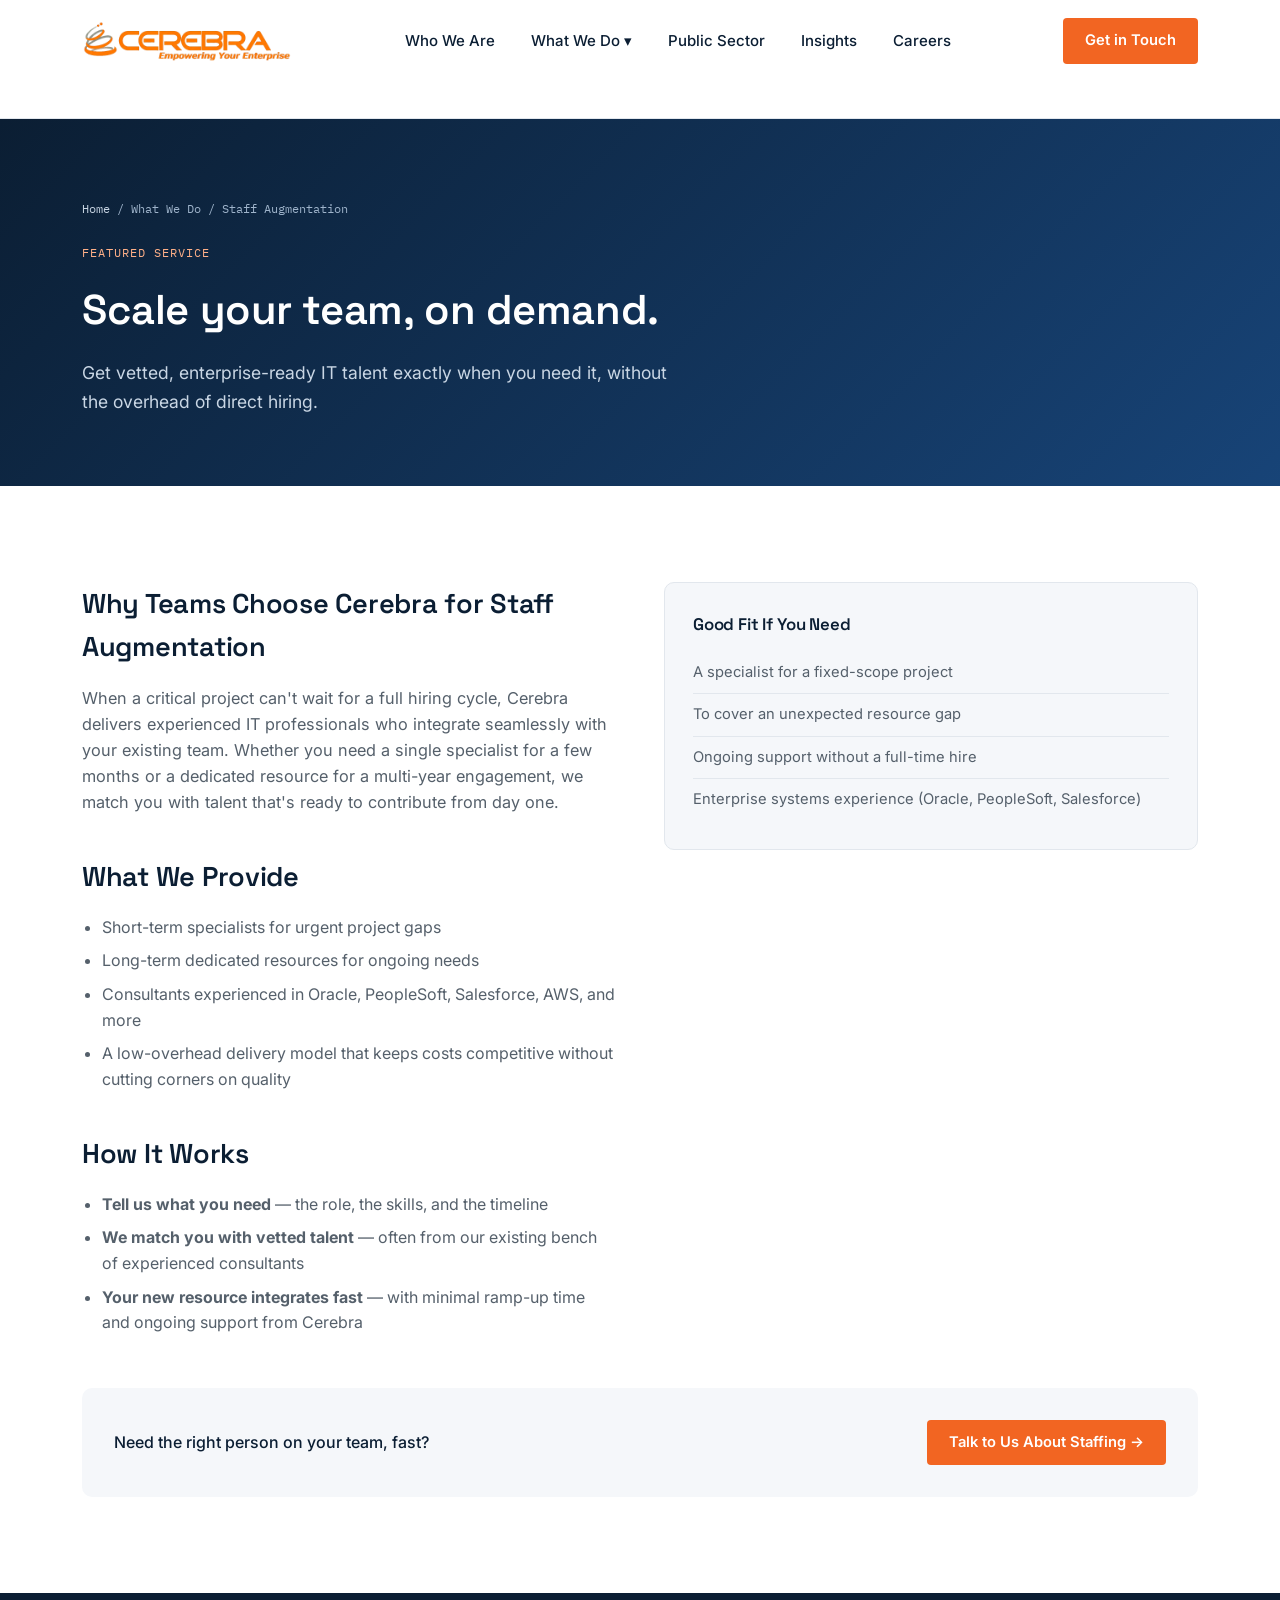
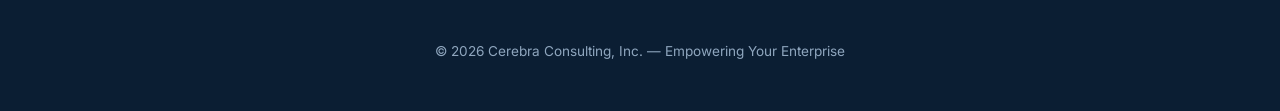
<file: staff-augmentation.html>
<!DOCTYPE html>
<html lang="en">
<head>
<meta charset="UTF-8">
<meta name="viewport" content="width=device-width, initial-scale=1.0">
<title>Staff Augmentation — Cerebra Consulting</title>
<link rel="preconnect" href="https://fonts.googleapis.com">
<link href="https://fonts.googleapis.com/css2?family=Space+Grotesk:wght@400;500;600;700&family=Inter:wght@400;500;600&family=IBM+Plex+Mono:wght@400;500&display=swap" rel="stylesheet">
<link rel="stylesheet" href="style.css">
</head>
<body>
<nav>
  <div class="wrap">
    <a href="index.html" class="logo"><img src="images/cerebra-logo.png" alt="Cerebra Consulting"></a>
    <div class="navlinks">
      <a href="about.html">Who We Are</a>
      <div>
        <a href="#">What We Do ▾</a>
        <div class="dropdown"><div class="dropdown-inner">
          <div class="dropdown-col">
            <h4>Services</h4>
            <a href="staff-augmentation.html">Staff Augmentation</a>
            <a href="cloud-applications.html">Cloud Applications</a>
            <a href="enterprise-applications.html">Enterprise Applications</a>
            <a href="big-data-analytics.html">Big Data & Analytics</a>
          </div>
          <div class="dropdown-col">
            <h4>Industries</h4>
            <a href="about.html#industries">Manufacturing</a>
            <a href="about.html#industries">Financial Services</a>
            <a href="about.html#industries">Real Estate</a>
            <a href="about.html#industries">Gaming & Entertainment</a>
          </div>
          <div class="dropdown-col">
            <h4>Partners</h4>
            <a href="index.html#partners">Oracle</a>
            <a href="index.html#partners">Microsoft</a>
            <a href="index.html#partners">AWS</a>
            <a href="index.html#partners">Salesforce</a>
          </div></div>
        </div>
      </div>
      <a href="public-sector.html">Public Sector</a>
      <a href="index.html#insights">Insights</a>
      <a href="about.html#careers">Careers</a>
    </div>
    <a href="contact.html" class="cta-btn" style="margin-right:0;">Get in Touch</a>
    <button class="hamburger" id="hamburgerBtn" aria-label="Open menu">
      <span></span><span></span><span></span>
    </button>
  </div>
  <div class="wrap">
    <div class="mobile-panel" id="mobilePanel">
      <a href="about.html">Who We Are</a>
      <a href="staff-augmentation.html">Staff Augmentation</a>
      <a href="cloud-applications.html">Cloud Applications</a>
      <a href="enterprise-applications.html">Enterprise Applications</a>
      <a href="big-data-analytics.html">Big Data & Analytics</a>
      <a href="public-sector.html">Public Sector</a>
      <a href="contact.html">Contact</a>
      <a href="contact.html" class="cta-btn">Get in Touch</a>
    </div>
  </div>
</nav>
<script>
  document.getElementById('hamburgerBtn').addEventListener('click', function(){
    document.getElementById('mobilePanel').classList.toggle('open');
  });
</script>

<section class="page-hero">
  <div class="wrap">
    <div class="breadcrumb"><a href="index.html">Home</a> / What We Do / Staff Augmentation</div>
    <span class="eyebrow">Featured Service</span>
    <h1>Scale your team, on demand.</h1>
    <p>Get vetted, enterprise-ready IT talent exactly when you need it, without the overhead of direct hiring.</p>
  </div>
</section>

<section>
  <div class="wrap">
    <div class="two-col">
      <div class="content-block">
        <h2>Why Teams Choose Cerebra for Staff Augmentation</h2>
        <p>When a critical project can't wait for a full hiring cycle, Cerebra delivers experienced IT professionals who integrate seamlessly with your existing team. Whether you need a single specialist for a few months or a dedicated resource for a multi-year engagement, we match you with talent that's ready to contribute from day one.</p>

        <h2>What We Provide</h2>
        <ul>
          <li>Short-term specialists for urgent project gaps</li>
          <li>Long-term dedicated resources for ongoing needs</li>
          <li>Consultants experienced in Oracle, PeopleSoft, Salesforce, AWS, and more</li>
          <li>A low-overhead delivery model that keeps costs competitive without cutting corners on quality</li>
        </ul>

        <h2>How It Works</h2>
        <ul>
          <li><strong>Tell us what you need</strong> — the role, the skills, and the timeline</li>
          <li><strong>We match you with vetted talent</strong> — often from our existing bench of experienced consultants</li>
          <li><strong>Your new resource integrates fast</strong> — with minimal ramp-up time and ongoing support from Cerebra</li>
        </ul>
      </div>
      <div class="side-card">
        <h3>Good Fit If You Need</h3>
        <ul>
          <li>A specialist for a fixed-scope project</li>
          <li>To cover an unexpected resource gap</li>
          <li>Ongoing support without a full-time hire</li>
          <li>Enterprise systems experience (Oracle, PeopleSoft, Salesforce)</li>
        </ul>
      </div>
    </div>

    <div class="mini-cta">
      <p>Need the right person on your team, fast?</p>
      <a href="contact.html" class="cta-btn">Talk to Us About Staffing →</a>
    </div>
  </div>
</section>

<footer>
  <div class="wrap">© 2026 Cerebra Consulting, Inc. — Empowering Your Enterprise</div>
</footer>
</body>
</html>
</file>
<file: style.css>
:root{
    --ink:#0B1E33;
    --blue:#1B4F8C;
    --blue-light:#2E6BB0;
    --orange:#F26522;
    --mist:#F5F7FA;
    --slate:#55606B;
    --white:#FFFFFF;
    --line:#E2E7ED;
  }
  *{box-sizing:border-box; margin:0; padding:0;}
  body{
    font-family:'Inter', sans-serif;
    color:var(--ink);
    background:var(--white);
    line-height:1.6;
    -webkit-font-smoothing:antialiased;
  }
  h1,h2,h3{
    font-family:'Space Grotesk', sans-serif;
    font-weight:600;
    letter-spacing:-0.01em;
  }
  .eyebrow{
    font-family:'IBM Plex Mono', monospace;
    font-size:0.78rem;
    letter-spacing:0.08em;
    text-transform:uppercase;
    color:var(--orange);
    margin-bottom:0.9rem;
    display:inline-block;
  }
  a{color:inherit; text-decoration:none;}
  .wrap{max-width:1180px; margin:0 auto; padding:0 32px;}
  section{padding:96px 0;}

  /* NAV */
  nav{
    position:sticky; top:0; z-index:50;
    background:rgba(255,255,255,0.92);
    backdrop-filter:blur(10px);
    border-bottom:1px solid var(--line);
  }
  nav .wrap{display:flex; align-items:center; justify-content:space-between; padding-top:18px; padding-bottom:18px;}
  .logo{display:flex; align-items:center;}
  .logo img{height:42px; width:auto; display:block;}
  .navlinks{display:flex; gap:36px; align-items:center; font-size:0.94rem; font-weight:500;}
  .navlinks > div{position:relative; cursor:pointer;}
  .navlinks a:hover{color:var(--blue);}
  .cta-btn{
    background:var(--orange); color:white; padding:11px 22px; border-radius:4px;
    font-weight:600; font-size:0.92rem; white-space:nowrap;
    transition:background 0.15s ease;
  }
  .cta-btn:hover{background:#d9560f;}
  .hamburger{display:none; flex-direction:column; gap:5px; cursor:pointer; background:none; border:none; padding:8px;}
  .hamburger span{width:24px; height:2px; background:var(--ink); display:block;}
  .mobile-panel{
    display:none; flex-direction:column; gap:2px; padding:16px 0 20px; border-top:1px solid var(--line);
  }
  .mobile-panel.open{display:flex;}
  .mobile-panel a{padding:12px 4px; font-weight:500; font-size:0.98rem; border-bottom:1px solid var(--line);}
  .mobile-panel .cta-btn{margin-top:14px; text-align:center;}
  .dropdown{
    display:none; position:absolute; top:100%; left:50%; transform:translateX(-50%);
    padding-top:22px;
  }
  .dropdown-inner{
    background:var(--ink); color:white; border-radius:8px; padding:28px; min-width:520px;
    box-shadow:0 20px 40px rgba(11,30,51,0.25); display:flex; gap:36px;
  }
  .navlinks > div:hover .dropdown{display:block;}
  .dropdown-col h4{font-family:'IBM Plex Mono'; font-size:0.72rem; color:var(--orange); text-transform:uppercase; letter-spacing:0.06em; margin-bottom:14px;}
  .dropdown-col a{display:block; padding:6px 0; font-size:0.92rem; color:#D7E0EA; font-weight:400;}
  .dropdown-col a:hover{color:white;}

  /* HERO */
  .hero{
    background:linear-gradient(135deg, var(--ink) 0%, var(--blue) 130%);
    color:white; position:relative; overflow:hidden; padding:120px 0 100px;
  }
  .hero .wrap{display:grid; grid-template-columns:1.1fr 0.9fr; gap:60px; align-items:center; position:relative; z-index:2;}
  .hero h1{font-size:3.1rem; line-height:1.1; margin-bottom:22px;}
  .hero p{font-size:1.15rem; color:#C9D6E4; max-width:480px; margin-bottom:34px;}
  .hero-ctas{display:flex; gap:16px;}
  .btn-secondary{
    border:1px solid rgba(255,255,255,0.35); padding:11px 22px; border-radius:4px; font-weight:600; font-size:0.92rem;
  }
  .btn-secondary:hover{border-color:white;}
  #network{width:100%; height:100%;}

  /* WHY CEREBRA */
  .pillars{background:var(--mist);}
  .section-head{max-width:640px; margin-bottom:56px;}
  .section-head h2{font-size:2.1rem;}
  .pillar-grid{display:grid; grid-template-columns:repeat(3,1fr); gap:32px;}
  .pillar{background:white; border:1px solid var(--line); border-radius:10px; padding:32px;}
  .pillar-num{font-family:'IBM Plex Mono'; color:var(--orange); font-size:0.85rem; margin-bottom:16px;}
  .pillar h3{font-size:1.2rem; margin-bottom:10px;}
  .pillar p{color:var(--slate); font-size:0.96rem;}

  /* STAFF AUG FEATURE */
  .staffaug{
    background:var(--blue); color:white; border-radius:16px; margin:0 auto;
    max-width:1180px; padding:64px; display:grid; grid-template-columns:1.3fr 0.7fr; gap:48px; align-items:center;
  }
  .staffaug h2{font-size:2.1rem; margin-bottom:16px;}
  .staffaug p{color:#D7E3EF; font-size:1.05rem; margin-bottom:26px; max-width:480px;}
  .staffaug .cta-btn{background:var(--orange);}
  .staffaug-stats{border-left:1px solid rgba(255,255,255,0.25); padding-left:40px;}
  .stat{margin-bottom:24px;}
  .stat .num{font-family:'Space Grotesk'; font-size:2rem; font-weight:700; color:var(--orange);}
  .stat .label{font-size:0.85rem; color:#C9D6E4;}

  /* FOCUS AREAS */
  .focus-grid{display:grid; grid-template-columns:repeat(3,1fr); gap:28px;}
  .focus-card{border:1px solid var(--line); border-radius:10px; padding:36px; transition:box-shadow 0.15s ease, transform 0.15s ease;}
  .focus-card:hover{box-shadow:0 12px 30px rgba(11,30,51,0.08); transform:translateY(-2px);}
  .focus-icon{width:44px; height:44px; border-radius:8px; background:var(--mist); display:flex; align-items:center; justify-content:center; margin-bottom:20px;}
  .focus-card h3{font-size:1.15rem; margin-bottom:6px;}
  .focus-tagline{font-family:'IBM Plex Mono'; font-size:0.78rem; color:var(--orange); margin-bottom:14px; display:block;}
  .focus-card p{color:var(--slate); font-size:0.94rem; margin-bottom:18px;}
  .focus-card .learn{font-size:0.88rem; font-weight:600; color:var(--blue);}

  /* PARTNERS / CLIENTS */
  .logostrip{background:var(--mist);}
  .logo-row{display:flex; flex-wrap:wrap; gap:14px; justify-content:space-between;}
  .logo-chip{
    flex:1; min-width:150px; text-align:center; padding:22px 10px; background:white; border:1px solid var(--line); border-radius:8px;
    font-family:'Space Grotesk'; font-weight:600; color:var(--slate); font-size:0.95rem;
  }

  /* TESTIMONIALS */
  .testimonial-grid{display:grid; grid-template-columns:repeat(3,1fr); gap:28px;}
  .testimonial{background:var(--ink); color:white; border-radius:10px; padding:32px;}
  .testimonial .quote-mark{color:var(--orange); font-family:'Space Grotesk'; font-size:2.2rem; line-height:1; margin-bottom:12px; display:block;}
  .testimonial p{color:#D7E0EA; font-size:0.95rem; margin-bottom:20px;}
  .testimonial .who{font-family:'IBM Plex Mono'; font-size:0.78rem; color:#8FA6BE;}

  /* FINAL CTA */
  .final-cta{
    background:linear-gradient(135deg, var(--blue) 0%, var(--ink) 130%); color:white; text-align:center; border-radius:16px;
    margin:0 auto; max-width:1180px; padding:80px 40px;
  }
  .final-cta h2{font-size:2.3rem; margin-bottom:14px;}
  .final-cta p{color:#C9D6E4; max-width:520px; margin:0 auto 32px;}

  footer{background:var(--ink); color:#8FA6BE; padding:48px 0; font-size:0.85rem; text-align:center;}

  @media (max-width:900px){
    .navlinks{display:none;}
    .hamburger{display:flex;}
    .hero .wrap{grid-template-columns:1fr;}
    .hero #network{display:none;}
    .pillar-grid, .focus-grid, .testimonial-grid{grid-template-columns:1fr;}
    .staffaug{grid-template-columns:1fr; padding:40px;}
    .staffaug-stats{border-left:none; padding-left:0; border-top:1px solid rgba(255,255,255,0.25); padding-top:24px;}
    .hero h1{font-size:2.2rem;}
  }

/* SUBPAGE STYLES */
.page-hero{
  background:linear-gradient(135deg, var(--ink) 0%, var(--blue) 130%);
  color:white; padding:80px 0 70px;
}
.page-hero .eyebrow{color:#FFB088;}
.page-hero h1{font-size:2.6rem; margin-bottom:16px; max-width:680px;}
.page-hero p{color:#C9D6E4; font-size:1.1rem; max-width:600px;}
.breadcrumb{font-family:'IBM Plex Mono'; font-size:0.78rem; color:#9FB4CB; margin-bottom:20px;}
.breadcrumb a{color:#C9D6E4;}
.breadcrumb a:hover{color:white;}

.content-block{max-width:760px;}
.content-block h2{font-size:1.7rem; margin:40px 0 16px;}
.content-block h2:first-child{margin-top:0;}
.content-block p{color:var(--slate); font-size:1.02rem; margin-bottom:16px;}
.content-block ul{margin:0 0 20px 20px; color:var(--slate);}
.content-block li{margin-bottom:8px;}

.two-col{display:grid; grid-template-columns:1fr 1fr; gap:48px; align-items:start;}
.side-card{background:var(--mist); border-radius:10px; padding:28px; border:1px solid var(--line);}
.side-card h3{font-size:1.05rem; margin-bottom:14px;}
.side-card ul{list-style:none; margin:0;}
.side-card li{padding:9px 0; border-bottom:1px solid var(--line); font-size:0.92rem; color:var(--slate);}
.side-card li:last-child{border-bottom:none;}

.people-grid{display:grid; grid-template-columns:repeat(3,1fr); gap:24px;}
.person-card{text-align:center;}
.person-avatar{width:88px; height:88px; border-radius:50%; background:var(--mist); margin:0 auto 14px; display:flex; align-items:center; justify-content:center; font-family:'Space Grotesk'; font-weight:700; font-size:1.4rem; color:var(--blue); border:2px solid var(--line);}
.person-card h4{font-size:1rem; margin-bottom:4px;}
.person-card .role{font-size:0.85rem; color:var(--slate);}

.mini-cta{
  background:var(--mist); border-radius:10px; padding:32px; margin-top:32px; display:flex; align-items:center; justify-content:space-between; gap:20px; flex-wrap:wrap;
}
.mini-cta p{margin:0; font-weight:500; color:var(--ink);}

.contact-grid{display:grid; grid-template-columns:1fr 1fr; gap:56px;}
.contact-info h3{font-size:1.1rem; margin-bottom:6px; margin-top:26px;}
.contact-info h3:first-child{margin-top:0;}
.contact-info p{color:var(--slate); font-size:0.96rem;}
.form-field{margin-bottom:18px;}
.form-field label{display:block; font-size:0.85rem; font-weight:600; margin-bottom:6px;}
.form-field input, .form-field select, .form-field textarea{
  width:100%; padding:11px 14px; border:1px solid var(--line); border-radius:6px; font-family:'Inter'; font-size:0.95rem;
}
.form-field textarea{resize:vertical; min-height:110px;}
.submit-btn{
  background:var(--orange); color:white; border:none; padding:13px 28px; border-radius:4px; font-weight:600; font-size:0.95rem; cursor:pointer; width:100%;
}

@media (max-width:900px){
  .two-col, .contact-grid{grid-template-columns:1fr;}
  .people-grid{grid-template-columns:1fr 1fr;}
  .page-hero h1{font-size:2rem;}
}
</file>
